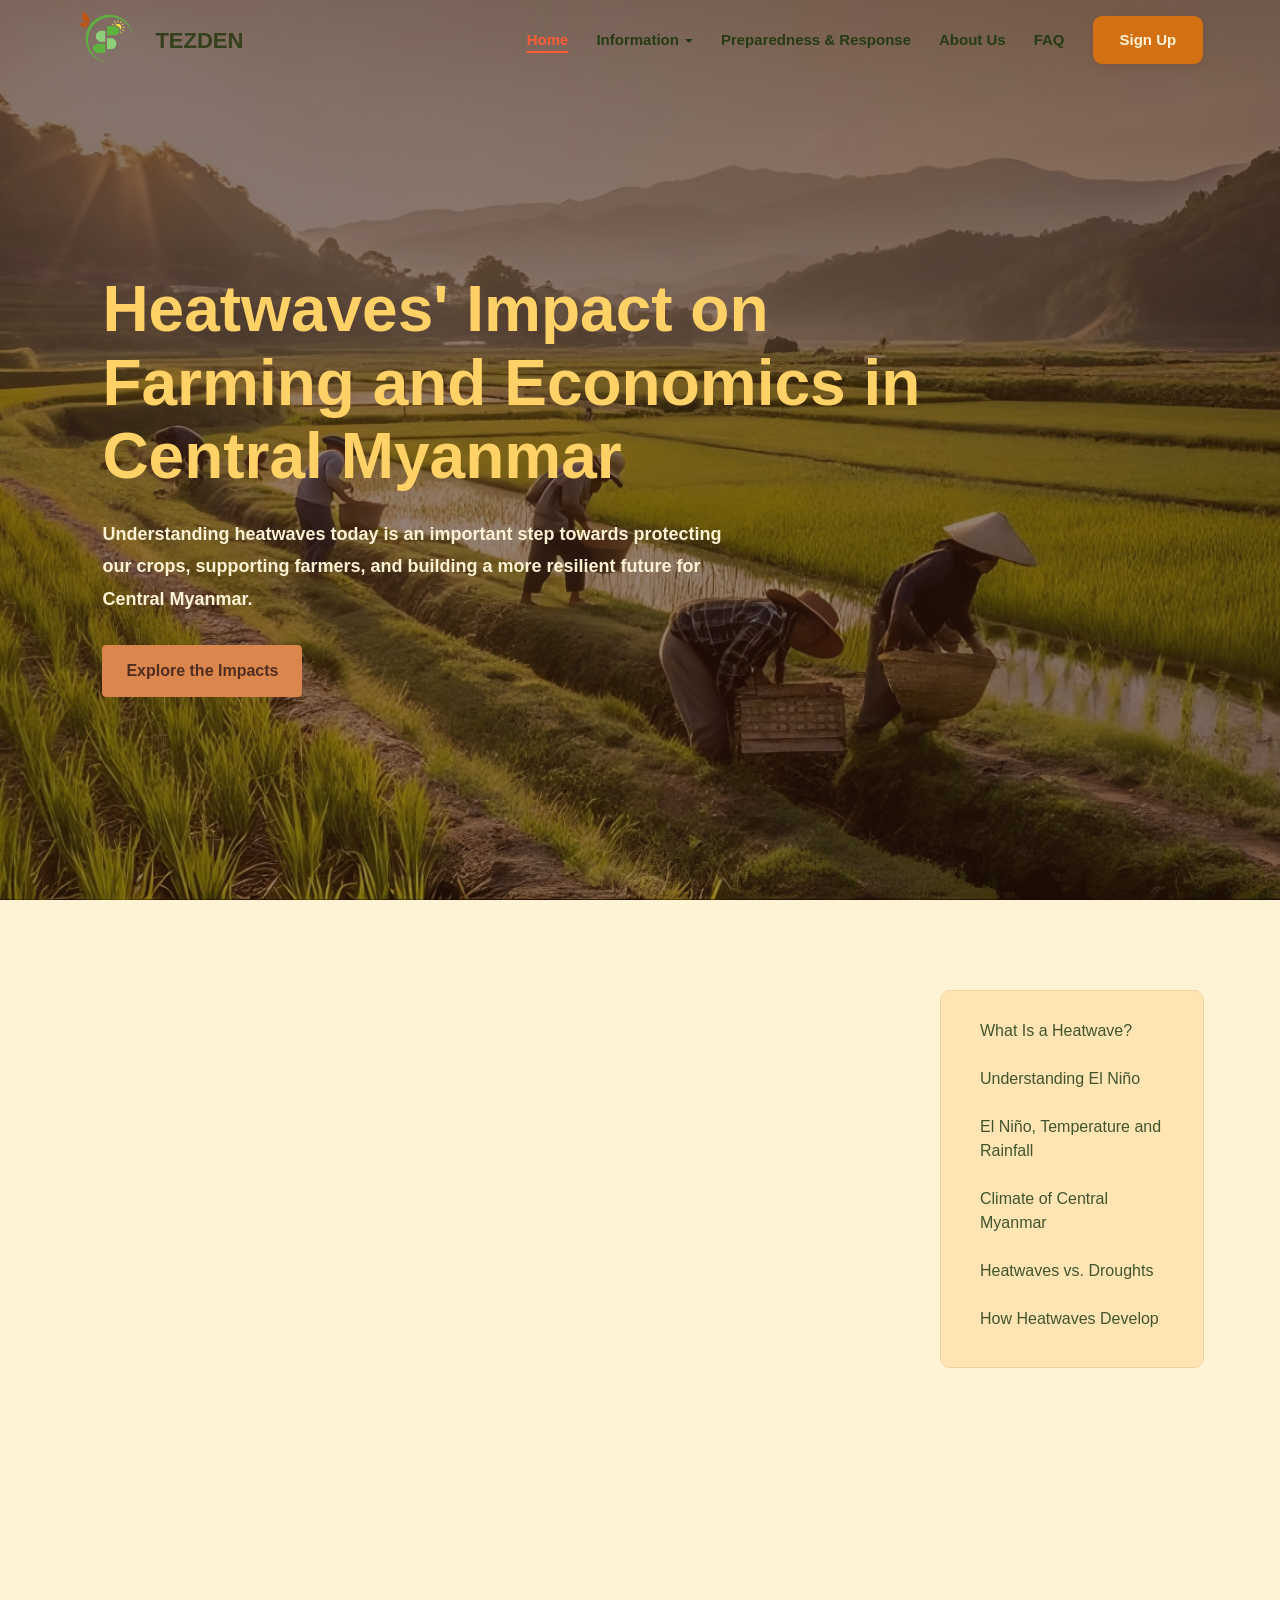
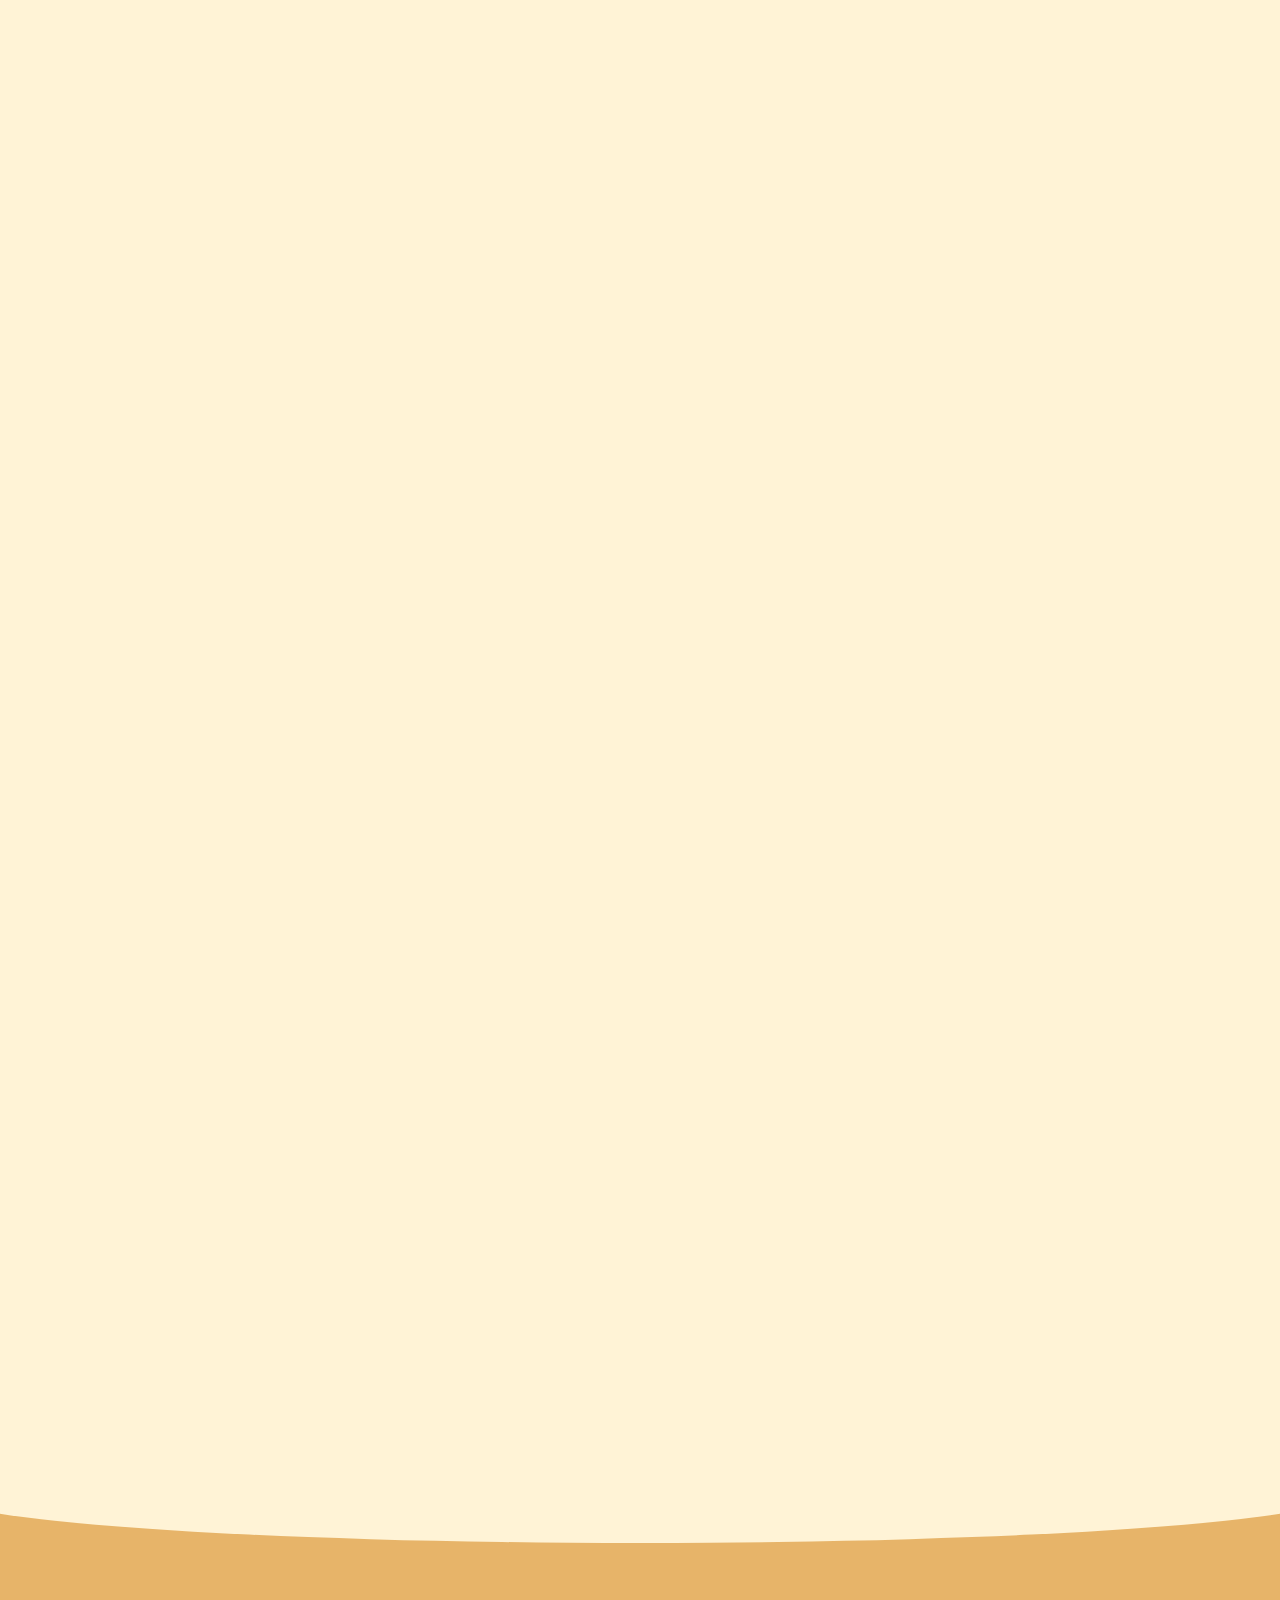
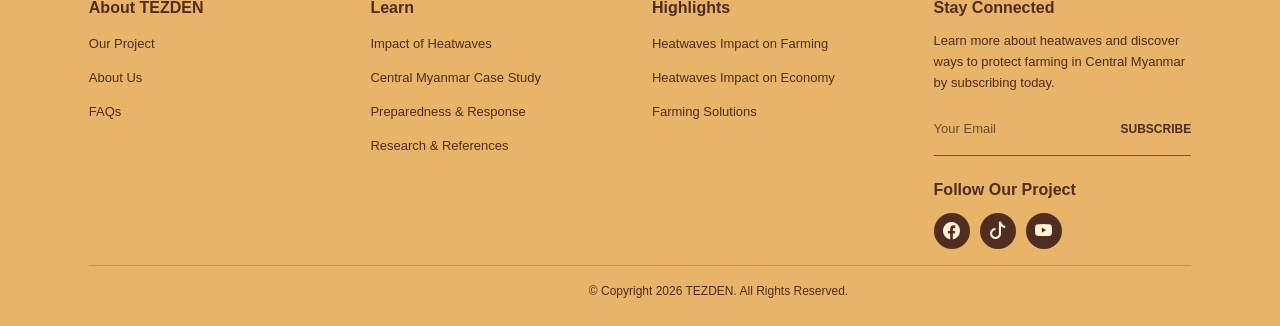
<file: ICT PBL FINAL/ICT PBL/index.html>
<!DOCTYPE html>
<html lang="en">
<head>
    <meta charset="UTF-8">
    <meta name="viewport" content="width=device-width, initial-scale=1.0">
    <title>Homepage</title>
    <link href="https://cdn.jsdelivr.net/npm/bootstrap@5.3.1/dist/css/bootstrap.min.css" rel="stylesheet" integrity="sha384-4bw+/aepP/YC94hEpVNVgiZdgIC5+VKNBQNGCHeKRQN+PtmoHDEXuppvnDJzQIu9" crossorigin="anonymous">
    <link rel="stylesheet" href="https://cdn.jsdelivr.net/npm/bootstrap-icons@1.13.1/font/bootstrap-icons.min.css">
    <link href="https://unpkg.com/aos@2.3.1/dist/aos.css" rel="stylesheet">
    <link rel="icon" type="image/png" href="../media/ICT-logo.png">
    <link rel="stylesheet" href="index.css">
    <style>
         @keyframes navbar-text {

            from {
                color: #303d0e;
            }

            to {
                color: #336d00;
            }

        }
    </style>
</head>
<body data-bs-spy="scroll" data-bs-target="#navScrollSpy" data-bs-smooth-scroll="true" tabindex="0">

    
<nav class="top-navbar">
    <a href="index.html" class="logo">
        <img src="../media/ICT-logo.png" alt="TEZDEN">
        <span>TEZDEN</span>
    </a>

    <ul class="desktop-nav">
        <li class="active"><a href="index.html">Home</a></li>
        <li class="dropdown">
            <a class="dropdown-toggle">Information</a>
            <ul class="dropdown-menu">
                <li><a class="dropdown-item" href="impact.html">Impact of Heatwaves</a></li>
                <li><a class="dropdown-item" href="case-study.html">Central Myanmar Case Study</a></li>
            </ul>
        </li>
        <li><a href="solutions.html">Preparedness & Response</a></li>
        <li><a href="aboutus.html">About Us</a></li>
        <li><a href="aboutus.html#faq-section">FAQ</a></li>

        <li class="signup-item"><a href="signup.html" class="signup-link">Sign Up</a></li>
    </ul>

    <input type="checkbox" id="mobile-menu-toggle">
    <label for="mobile-menu-toggle" class="mobile-menu-button" aria-label="Open navigation menu">
        <i class="bi bi-list menu-open"></i>
        <i class="bi bi-x-lg menu-close"></i>
    </label>

    <div class="mobile-offcanvas">
        <div class="offcanvas-header">
            <a href="index.html" class="logo">
                <img src="../media/ICT-logo.png" alt="TEZDEN">
                <span>TEZDEN</span>
            </a>

            <label for="mobile-menu-toggle" class="mobile-close-button" aria-label="Close navigation menu">
                <i class="bi bi-x-lg"></i>
            </label>
        </div>

        <hr class="mobile-menu-divider">

        <div class="offcanvas-body">
            <ul class="mobile-nav">
                <li><a href="index.html">Home</a></li>
                <li class="mobile-dropdown">
                    <input type="checkbox" id="mobile-information">
                    <label for="mobile-information">Information <i class="bi bi-chevron-down"></i></label>
                    <ul class="dropdown-menu">
                        <li><a class="dropdown-item" href="impact.html">Impact of Heatwaves</a></li>
                        <li><a class="dropdown-item" href="case-study.html">Central Myanmar Case Study</a></li>
                    </ul>
                </li>
                <li><a href="solutions.html">Preparedness & Response</a></li>
                <li><a href="aboutus.html">About Us</a></li>
                <li><a href="aboutus.html#faq-section">FAQ</a></li>
                <li><a href="signup.html" class="mobile-signup-link">Sign Up</a></li>
            </ul>
        </div>
    </div>
</nav>

    <section class="hero">
        <h1>
            Heatwaves' Impact on Farming
            and Economics in Central Myanmar
        </h1>

        <p>
            Understanding heatwaves today is an important step towards
            protecting our crops, supporting farmers, and building a more
            resilient future for Central Myanmar. </p>
        <a href="impact.html" class="hero-button">
            Explore the Impacts
        </a>

    </section>

    <section class="intro">
        <div class="container">
            <div class="row">
                <div class="col-md-9 content-column">
                    <div data-aos="fade-up" id="item-1" class="scrollspy-section" style="padding-bottom: 100px; padding-top: 50px;">
                        <img src="../media/understanding-heatwaves.jpg" alt="A field exposed to extreme heat" class="scrollspy-image">
                        <h3>What Is a Heatwave?</h3>
                        <p>A heatwave is a prolonged period of excessively hot weather, which may be accompanied by high humidity. These events are caused by a combination of meteorological factors, including high-pressure systems, atmospheric circulation patterns, and climate change.</p>
                        <p>Its duration and intensity can vary depending on the region and the criteria used to define it. Heatwaves can affect human health, increase water demand, and place stress on agricultural crops.</p>
                    </div>
 

                    <div data-aos="fade-up" id="item-2" class="scrollspy-section" style="padding-bottom: 100px; padding-top: 50px;">
                        <img src="../media/El-nino.jpg" alt="A field exposed to extreme heat" class="scrollspy-image">
                        <h3>Understanding El Niño</h3>
                        <p>El Niño is a climate phenomenon involving unusually warm sea surface temperatures in the central and eastern equatorial Pacific Ocean.</p>
                        <p>It is part of the El Niño Southern Oscillation (ENSO), which influences weather patterns around the world.
                            Its effects vary by region and season, potentially changing rainfall patterns and temperature conditions.</p>
                    </div>
 

                    <div data-aos="fade-up" id="item-3" class="scrollspy-section" style="padding-bottom: 100px; padding-top: 50px;">
                        <img src="../media/affect-rainfall.jpg" alt="A field exposed to extreme heat" class="scrollspy-image">
                        <h3>El Niño, Temperature and Rainfall</h3>
                        <p>El Niño can influence atmospheric circulation, which affects the distribution of rainfall and temperature in different parts of the world. In some regions, it is associated with hotter or drier conditions, although its effects are not the same everywhere.</p>
                        <p>Understanding this relationship helps explain why some periods may bring additional challenges for farming and water management in Myanmar.</p>
                    </div>
 

                    <div data-aos="fade-up" id="item-4" class="scrollspy-section" style="padding-bottom: 100px; padding-top: 50px;">
                        <img src="../media/central-myanmar.jpg" alt="A field exposed to extreme heat" class="scrollspy-image">
                        <h3>Climate of Central Myanmar</h3>
                        <p>Central Myanmar has areas with a relatively dry climate, high temperatures, and seasonal rainfall. These conditions can make agricultural activities sensitive to changes in rainfall, soil moisture, and extreme heat.</p>
                        <p>During particularly hot periods, limited water availability can increase the difficulty of maintaining healthy crops. The extent of these effects depends on local conditions and the timing of rainfall.</p>
                    </div>
 

                    <div data-aos="fade-up" id="item-5" class="scrollspy-section" style="padding-bottom: 100px; padding-top: 50px;">
                        <img src="../media/heatwaveVSdroughts.jpg" alt="A field exposed to extreme heat" class="scrollspy-image">
                        <h3>Heatwaves vs. Droughts</h3>
                        <p>Although heatwaves and droughts can occur together, they are different events. A heatwave involves unusually high temperatures over a period of time, whereas a drought involves a prolonged shortage of water, often due to below-normal precipitation.</p>
                        <p>Heat can increase evaporation and plant water loss, potentially worsening drought conditions. However, a heatwave does not automatically mean a drought is occurring.</p>
                    </div>
                   

                    <div data-aos="fade-up" id="item-6" class="scrollspy-section" style="padding-bottom: 100px; padding-top: 50px;">
                        <img src="../media/heatwaves.jpg" alt="A field exposed to extreme heat" class="scrollspy-image">
                        <h3>How Heatwaves Develop</h3>
                        <p>Heatwaves can develop when weather patterns allow hot conditions to persist over an area. Clear skies, strong incoming sunlight, dry soil, and persistent high-pressure systems can contribute to extreme heat in certain situations.</p>
                        <p>Prolonged heat can increase water demand, damage sensitive crops, reduce agricultural productivity, and increase health risks for people working outdoors. The severity of these impacts depends on the intensity and duration of the heatwave, water availability, and the ability of communities to adapt.</p>
                    </div>
                </div>

                <div class="col-md-3 d-none d-md-block">

                    <nav id="navScrollSpy" class="nav flex-column">

                        <a class="nav-link" href="#item-1">
                            What Is a Heatwave?
                        </a>

                        <a class="nav-link" href="#item-2">
                            Understanding El Niño
                        </a>

                        <a class="nav-link" href="#item-3">
                            El Niño, Temperature and Rainfall
                        </a>

                        <a class="nav-link" href="#item-4">
                            Climate of Central Myanmar
                        </a>

                        <a class="nav-link" href="#item-5">
                            Heatwaves vs. Droughts
                        </a>

                        <a class="nav-link" href="#item-6">
                            How Heatwaves Develop
                        </a>

                    </nav>
                </div>
            </div>
        </div>
    </section>

    
    <footer class="footer">
        <div class="container-fluid">
            <div class="row g-4">
                <div class="col-6 col-md-3">
                    <h5>About TEZDEN</h5>
                    <ul class="footer-links">
                        <li><a href="index.html">Our Project</a></li>
                        <li><a href="aboutus.html">About Us</a></li>
                        <li><a href="aboutus.html#FAQ">FAQs</a></li>
                    </ul>
                </div>
                <div class="col-6 col-md-3">
                    <h5>Learn</h5>
                    <ul class="footer-links">
                        <li><a href="impact.html">Impact of Heatwaves</a></li>
                        <li><a href="case-study.html">Central Myanmar Case Study</a></li>
                        <li><a href="solutions.html">Preparedness & Response</a></li>
                        <li><a href="https://docs.google.com/document/d/1P5Y_rO6LgsWXj8gFk443rbUh8mIfK-OQJCZQqrPFsy8/edit?usp=sharing" target="_blank" rel="noopener noreferrer"> Research & References</a></li>
                    </ul>
                </div>
                <div class="col-6 col-md-3">
                    <h5>Highlights</h5>
                    <ul class="footer-links">
                        <li><a href="impact.html">Heatwaves Impact on Farming</a></li>
                        <li><a href="impact.html">Heatwaves Impact on Economy</a></li>
                        <li><a href="solutions.html">Farming Solutions</a></li>
                    </ul>
                </div>
                <div class="col-12 col-md-3">
                    <h5>Stay Connected</h5>
                    <p>Learn more about heatwaves and discover ways to protect farming in Central Myanmar by subscribing today.</p>
                    <form class="footer-email" method="post" enctype="text/plain">
                        <input type="text" name="email" placeholder="Your Email" aria-label="Your email address">
                        <button type="submit">SUBSCRIBE</button>
                    </form>
                    <h5 class="mt-4">Follow Our Project</h5>
                    <div class="footer-socials">
                        <a href="https://www.facebook.com/" aria-label="Facebook"><i class="bi bi-facebook"></i></a>
                        <a href="https://www.tiktok.com/" aria-label="TikTok"><i class="bi bi-tiktok"></i></a>
                        <a href="https://www.youtube.com/" aria-label="YouTube"><i class="bi bi-youtube"></i></a>
                    </div>
                </div>
            </div>
            <hr>

            <div class="footer-bottom">
                <p>© Copyright 2026 TEZDEN. All Rights Reserved.</p>
            </div>
        </div>
    </footer>

    <script src="https://cdn.jsdelivr.net/npm/bootstrap@5.3.1/dist/js/bootstrap.bundle.min.js" integrity="sha384-HwwvtgBNo3bZJJLYd8oVXjrBZt8cqVSpeBNS5n7C8IVInixGAoxmnlMuBnhbgrkm" crossorigin="anonymous"></script>
    <script src="https://unpkg.com/aos@2.3.1/dist/aos.js"></script>

    <script>
        AOS.init({
            duration: 650,
        });
    </script>

</body>
</html>
</file>
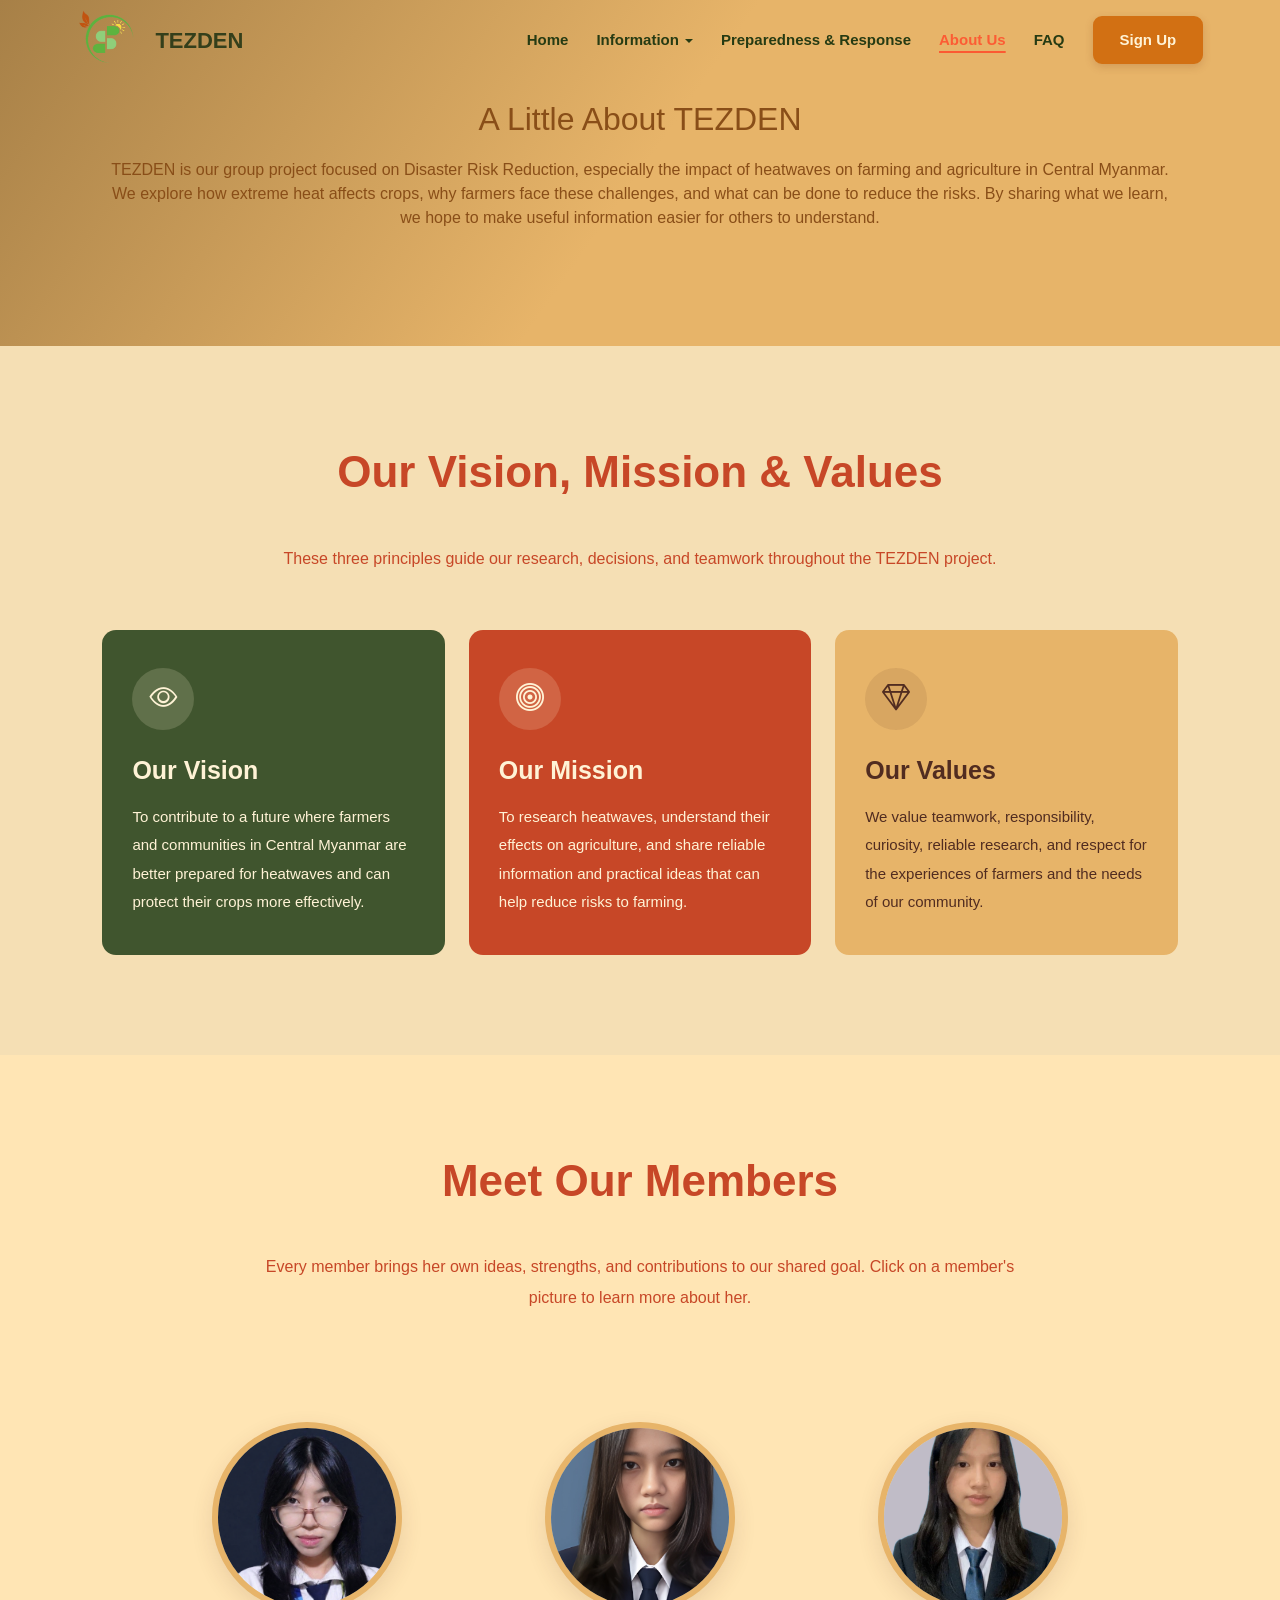
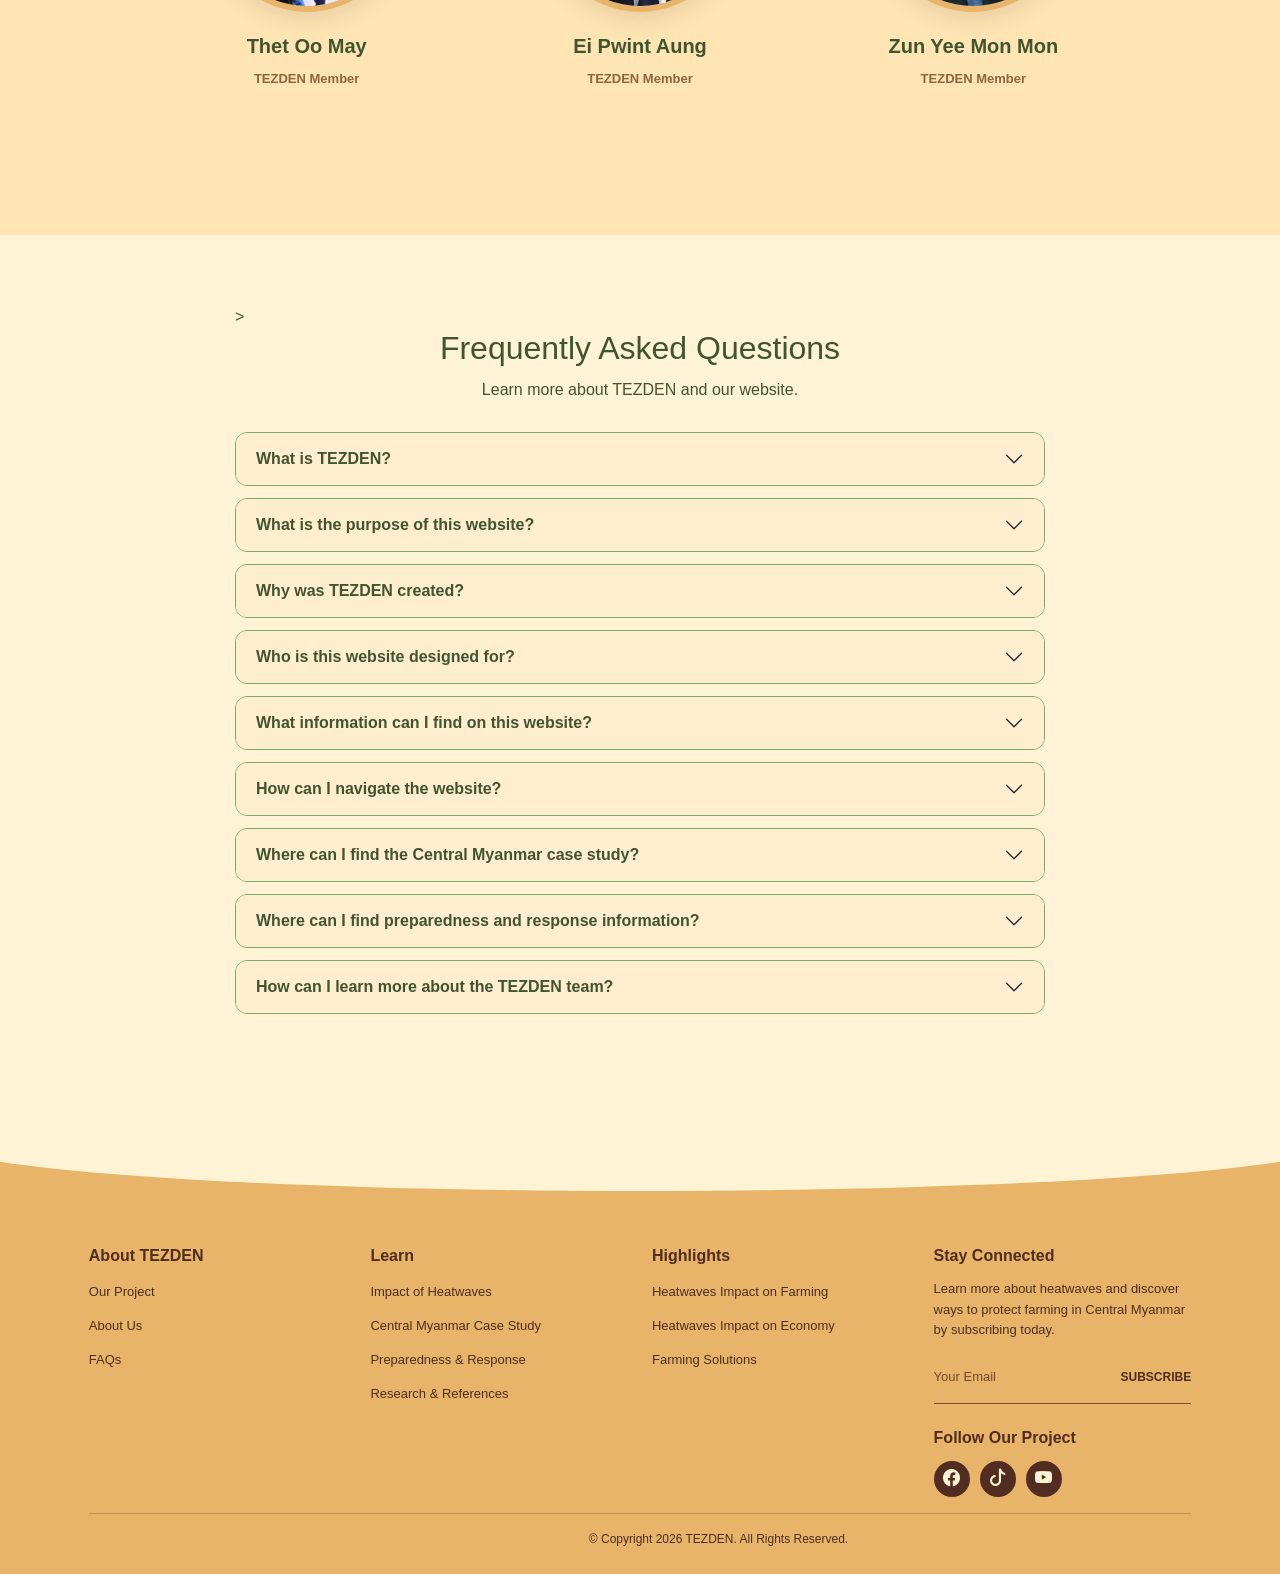
<file: ICT PBL FINAL/ICT PBL/aboutus.html>
<!DOCTYPE html>
<html lang="en">
<head>
    <meta charset="UTF-8">
    <meta name="viewport" content="width=device-width, initial-scale=1.0">
    <title>About Us</title>
    <link rel="stylesheet" href="https://cdn.jsdelivr.net/npm/bootstrap-icons@1.13.1/font/bootstrap-icons.min.css">
    <link href="https://cdn.jsdelivr.net/npm/bootstrap@5.3.8/dist/css/bootstrap.min.css" rel="stylesheet">
    <link rel="icon" type="image/png" href="../media/ICT-logo.png">
    <link rel="stylesheet" href="index.css">
</head>
<body>
 
    <style>
        @keyframes navbar-text {
 
            from {
                color: #816326;
            }
 
            to {
                color: #40552E;
            }
 
        }
    </style>
 
<nav class="top-navbar">
    <a href="index.html" class="logo">
        <img src="../media/ICT-logo.png" alt="TEZDEN">
        <span>TEZDEN</span>
    </a>

    <!-- Desktop Navigation -->
    <ul class="desktop-nav">
        <li><a href="index.html">Home</a></li>
        <li class="dropdown">
            <a href="#" class="dropdown-toggle">Information</a>
            <ul class="dropdown-menu">
                <li><a class="dropdown-item" href="impact.html">Impact of Heatwaves</a></li>
                <li><a class="dropdown-item" href="case-study.html">Central Myanmar Case Study</a></li>
            </ul>
        </li>
        <li><a href="solutions.html">Preparedness & Response</a></li>
        <li class="active">
            <a href="aboutus.html">About Us</a>
        </li>

        <li class="faq-nav">
            <a href="aboutus.html#faq-section">FAQ</a>
        </li>

        <li class="signup-item"><a href="signup.html" class="signup-link">Sign Up</a></li>
    </ul>

    <!-- Mobile Menu Toggle -->
    <input type="checkbox" id="mobile-menu-toggle">
    <label for="mobile-menu-toggle" class="mobile-menu-button" aria-label="Open navigation menu">
        <i class="bi bi-list menu-open"></i>
        <i class="bi bi-x-lg menu-close"></i>
    </label>

    <!-- Mobile Navigation -->
    <div class="mobile-offcanvas">
        <div class="offcanvas-header">
            <a href="index.html" class="logo">
                <img src="../media/ICT-logo.png" alt="TEZDEN">
                <span>TEZDEN</span>
            </a>

            <label for="mobile-menu-toggle" class="mobile-close-button" aria-label="Close navigation menu">
                <i class="bi bi-x-lg"></i>
            </label>
        </div>

        <hr class="mobile-menu-divider">

        <div class="offcanvas-body">
            <ul class="mobile-nav">
                <li><a href="index.html">Home</a></li>
                <li class="mobile-dropdown">
                    <input type="checkbox" id="mobile-information">
                    <label for="mobile-information">Information <i class="bi bi-chevron-down"></i></label>
                    <ul class="dropdown-menu">
                        <li><a class="dropdown-item" href="impact.html">Impact of Heatwaves</a></li>
                        <li><a class="dropdown-item" href="case-study.html">Central Myanmar Case Study</a></li>
                    </ul>
                </li>
                <li><a href="solutions.html">Preparedness & Response</a></li>
                <li><a href="aboutus.html">About Us</a></li>
                <li><a href="aboutus.html#faq-section">FAQ</a></li>
                <li><a href="signup.html" class="mobile-signup-link">Sign Up</a></li>
            </ul>
        </div>
    </div>
</nav>
 
    <section class="about-section">
        <h2 class="heading">A Little About TEZDEN</h2>
        <p class="description">
            TEZDEN is our group project focused on Disaster Risk Reduction,
            especially the impact of heatwaves on farming and agriculture
            in Central Myanmar. We explore how extreme heat affects crops,
            why farmers face these challenges, and what can be done to
            reduce the risks. By sharing what we learn, we hope to make
            useful information easier for others to understand.
        </p>
    </section>
 
    <section class="purpose-section">
        <div class="purpose-heading">
            <h2 class="section-heading">Our Vision, Mission & Values</h2>
            <p class="section-description">
                These three principles guide our research, decisions,
                and teamwork throughout the TEZDEN project.
            </p>
        </div>
 
        <div class="row g-4">
            <div class="col-md-4">
                <div class="purpose-card vision">
                    <div class="purpose-icon"><i class="bi bi-eye"></i></div>
                    <h3>Our Vision</h3>
                    <p>
                        To contribute to a future where farmers and
                        communities in Central Myanmar are better prepared
                        for heatwaves and can protect their crops more
                        effectively.
                    </p>
                </div>
            </div>
 
            <div class="col-md-4">
                <div class="purpose-card mission">
                    <div class="purpose-icon"><i class="bi bi-bullseye"></i></div>
                    <h3>Our Mission</h3>
                    <p>
                        To research heatwaves, understand their effects
                        on agriculture, and share reliable information
                        and practical ideas that can help reduce risks
                        to farming.
                    </p>
                </div>
            </div>
 
            <div class="col-md-4">
                <div class="purpose-card values">
                    <div class="purpose-icon"><i class="bi bi-gem"></i></div>
                    <h3>Our Values</h3>
                    <p>
                        We value teamwork, responsibility, curiosity,
                        reliable research, and respect for the experiences
                        of farmers and the needs of our community.
                    </p>
                </div>
            </div>
 
        </div>
    </section>
 
    <section class="members-section" id="team">
        <div class="members-heading">
            <h2 class="section-heading">Meet Our Members</h2>
            <p class="section-description">
                Every member brings her own ideas, strengths, and
                contributions to our shared goal. Click on a member's
                picture to learn more about her.
            </p>
        </div>
 
        <div class="row g-4 members-grid">
 
            <div class="col-6 col-md-4">
                <a href="#thetModal"
                   class="member"
                   data-bs-toggle="modal"
                   role="button"
                   aria-label="Learn more about Thet Oo May">
 
                    <div class="member-photo">
                        <img src="../media/tom.jfif"
                             alt="Thet Oo May">
                    </div>
 
                    <h3>Thet Oo May</h3>
                    <span class="member-role">TEZDEN Member</span>
                </a>
            </div>
 
            <div class="col-6 col-md-4">
                <a href="#eiModal"
                   class="member"
                   data-bs-toggle="modal"
                   role="button"
                   aria-label="Learn more about Ei Pwint Aung">
 
                    <div class="member-photo">
                        <img src="../media/avelyn.jpg"
                             alt="Ei Pwint Aung">
                    </div>
 
                    <h3>Ei Pwint Aung</h3>
                    <span class="member-role">TEZDEN Member</span>
                </a>
            </div>
 
            <!-- Zun Yee Mon Mon -->
            <div class="col-6 col-md-4">
                <a href="#zunModal"
                   class="member"
                   data-bs-toggle="modal"
                   role="button"
                   aria-label="Learn more about Zun Yee Mon Mon">
 
                    <div class="member-photo">
                        <img src="../media/skyla.png"
                             alt="Zun Yee Mon Mon">
                    </div>
 
                    <h3>Zun Yee Mon Mon</h3>
                    <span class="member-role">TEZDEN Member</span>
                </a>
            </div>
        </div>
    </section>
 
    <!-- toms modal -->
    <div class="modal fade member-modal"
         id="thetModal"
         tabindex="-1"
         aria-labelledby="thetModalLabel"
         aria-hidden="true">
        <div class="modal-dialog modal-dialog-centered modal-lg">
            <div class="modal-content">
                <div class="modal-body">
                    <div class="row g-0 modal-profile">
                        <div class="col-md-5">
                            <div class="modal-photo-side">
                                <div class="modal-member-photo">
                                    <img src="../media/tom.jfif"
                                         alt="Thet Oo May">
                                </div>
 
                                <h2 id="thetModalLabel">Thet Oo May</h2>
                                <p>TEZDEN MEMBER</p>
                            </div>
                        </div>
 
                        <div class="col-md-7">
                          <div class="modal-info-side">
                            <button type="button" class="btn-close" data-bs-dismiss="modal" aria-label="Close"></button>
 
                                <span class="section-label">More About Me</span>
                                <h3>About Thet Oo May</h3>
                                <p class="modal-member-role">Head Developer</p>
                                <p class="member-bio">
                                    Greetings! My name is Thet Oo May but you can call me Sol. I'm one of the head developers for TEZDEN and my favorite coding element is scrollspy.
 
                                <div class="modal-info-divider"></div>
                            </div>
                        </div>
                    </div>
                </div>
            </div>
        </div>
    </div>
 
    <!-- epas modal -->
    <div class="modal fade member-modal" id="eiModal" tabindex="-1" aria-labelledby="eiModalLabel" aria-hidden="true">
        <div class="modal-dialog modal-dialog-centered modal-lg">
            <div class="modal-content">
                <div class="modal-body">
                    <div class="row g-0 modal-profile">
                        <div class="col-md-5">
                            <div class="modal-photo-side">
                                <div class="modal-member-photo">
                                    <img src="../media/avelyn.jpg"
                                         alt="Ei Pwint Aung">
                                </div>
 
                                <h2 id="eiModalLabel">Ei Pwint Aung</h2>
                                <p>TEZDEN MEMBER</p>
                            </div>
                        </div>
 
                        <div class="col-md-7">
                          <div class="modal-info-side">
                            <button type="button" class="btn-close" data-bs-dismiss="modal" aria-label="Close"></button>
 
                                <span class="section-label">Get to Know Me</span>
                                <h3>About Ei Pwint Aung</h3>
                                <p class="modal-member-role">Graphic Designer</p>
                                <p class="member-bio">
                                    Helloo. My name is Ei Pwint Aung but my nickname is Avelyn. I'm the head graphic designer for TEZDEN and my favorite coding element is accordion.
                                </p>
 
                                <div class="modal-info-divider"></div>
                            </div>
                        </div>
                    </div>
                </div>
            </div>
        </div>
    </div>
 
    <!-- skylas modal -->
    <div class="modal fade member-modal"
         id="zunModal"
         tabindex="-1"
         aria-labelledby="zunModalLabel"
         aria-hidden="true">
        <div class="modal-dialog modal-dialog-centered modal-lg">
            <div class="modal-content">
                <div class="modal-body">
                    <div class="row g-0 modal-profile">
                        <div class="col-md-5">
                            <div class="modal-photo-side">
                                <div class="modal-member-photo">
                                    <img src="../media/skyla.png"
                                         alt="Zun Yee Mon Mon">
                                </div>
 
                                <h2 id="zunModalLabel">Zun Yee Mon Mon</h2>
                                <p>TEZDEN MEMBER</p>
                            </div>
                        </div>
 
                        <div class="col-md-7">
                          <div class="modal-info-side">
                            <button type="button" class="btn-close" data-bs-dismiss="modal" aria-label="Close"></button>
 
                                <span class="section-label">About Me!</span>
                                <h3>About Zun Yee Mon Mon</h3>
                                <p class="modal-member-role">Head Developer</p>
                                <p class="member-bio">
                                   Hello! My name is Zun Yee Mon Mon but people usually call me Skyla. I'm also one of the head developers of TEZDEN and my favorite coding element is carousel.
                                </p>
 
                                <div class="modal-info-divider"></div>
                            </div>
                        </div>
                    </div>
                </div>
            </div>
        </div>
    </div>
 
  
    <section id="faq-section" class="faq-section">>
        <h2 class="faq-title">Frequently Asked Questions</h2>
        <p class="faq-description">
            Learn more about TEZDEN and our website.
        </p>

        <div class="accordion faqAccordion">

            <div class="accordion-item">
                <h2 class="accordion-header">
                    <button class="accordion-button collapsed" type="button"
                    data-bs-toggle="collapse" data-bs-target="#faq1"
                    aria-expanded="false" aria-controls="faq1">
                        What is TEZDEN?
                    </button>
                </h2>
                <div id="faq1" class="accordion-collapse collapse">
                    <div class="accordion-body">
                        TEZDEN is a student-created website that raises awareness about heatwaves and their impacts on farming and the economy in Central Myanmar.
                    </div>
                </div>
            </div>

            <div class="accordion-item">
                <h2 class="accordion-header">
                    <button class="accordion-button collapsed" type="button"
                    data-bs-toggle="collapse" data-bs-target="#faq2"
                    aria-expanded="false" aria-controls="faq2">
                        What is the purpose of this website?
                    </button>
                </h2>
                <div id="faq2" class="accordion-collapse collapse">
                    <div class="accordion-body">
                        This website provides useful information about heatwaves, their effects, and ways people can prepare for them.
                    </div>
                </div>
            </div>

            <div class="accordion-item">
                <h2 class="accordion-header">
                    <button class="accordion-button collapsed" type="button"
                    data-bs-toggle="collapse" data-bs-target="#faq3"
                    aria-expanded="false" aria-controls="faq3">
                        Why was TEZDEN created?
                    </button>
                </h2>
                <div id="faq3" class="accordion-collapse collapse">
                    <div class="accordion-body">
                        TEZDEN was created to raise awareness about heatwave risks and how they affect communities and agriculture.
                    </div>
                </div>
            </div>

            <div class="accordion-item">
                <h2 class="accordion-header">
                    <button class="accordion-button collapsed" type="button"
                    data-bs-toggle="collapse" data-bs-target="#faq4"
                    aria-expanded="false" aria-controls="faq4">
                        Who is this website designed for?
                    </button>
                </h2>
                <div id="faq4" class="accordion-collapse collapse">
                    <div class="accordion-body">
                        This website is designed for students, farmers, and anyone who wants to learn more about heatwaves.
                    </div>
                </div>
            </div>

            <div class="accordion-item">
                <h2 class="accordion-header">
                    <button class="accordion-button collapsed" type="button"
                    data-bs-toggle="collapse" data-bs-target="#faq5"
                    aria-expanded="false" aria-controls="faq5">
                        What information can I find on this website?
                    </button>
                </h2>
                <div id="faq5" class="accordion-collapse collapse">
                    <div class="accordion-body">
                        You can find information about heatwaves, their effects on agriculture, our Central Myanmar case study, and preparedness and response strategies.
                    </div>
                </div>
            </div>

            <div class="accordion-item">
                <h2 class="accordion-header">
                    <button class="accordion-button collapsed" type="button"
                    data-bs-toggle="collapse" data-bs-target="#faq6"
                    aria-expanded="false" aria-controls="faq6">
                        How can I navigate the website?
                    </button>
                </h2>
                <div id="faq6" class="accordion-collapse collapse">
                    <div class="accordion-body">
                        Use the navigation bar to visit the Home, Information, Preparedness and Response, About Us, and FAQ sections.
                    </div>
                </div>
            </div>

            <div class="accordion-item">
                <h2 class="accordion-header">
                    <button class="accordion-button collapsed" type="button"
                    data-bs-toggle="collapse" data-bs-target="#faq7"
                    aria-expanded="false" aria-controls="faq7">
                        Where can I find the Central Myanmar case study?
                    </button>
                </h2>
                <div id="faq7" class="accordion-collapse collapse">
                    <div class="accordion-body">
                        You can find the Central Myanmar case study under the Information section in the navigation bar.
                    </div>
                </div>
            </div>

            <div class="accordion-item">
                <h2 class="accordion-header">
                    <button class="accordion-button collapsed" type="button"
                    data-bs-toggle="collapse" data-bs-target="#faq8"
                    aria-expanded="false" aria-controls="faq8">
                        Where can I find preparedness and response information?
                    </button>
                </h2>
                <div id="faq8" class="accordion-collapse collapse">
                    <div class="accordion-body">
                        Visit the Preparedness and Response section using the navigation bar.
                    </div>
                </div>
            </div>

            <div class="accordion-item">
                <h2 class="accordion-header">
                    <button class="accordion-button collapsed" type="button"
                    data-bs-toggle="collapse" data-bs-target="#faq9"
                    aria-expanded="false" aria-controls="faq9">
                        How can I learn more about the TEZDEN team?
                    </button>
                </h2>
                <div id="faq9" class="accordion-collapse collapse">
                    <div class="accordion-body">
                        Visit the About Us section to learn more about the team behind TEZDEN.
                    </div>
                </div>
            </div>

        </div>
    </section>



    <footer class="footer">
        <div class="container-fluid">
            <div class="row g-4">
                <div class="col-6 col-md-3">
                    <h5>About TEZDEN</h5>
                    <ul class="footer-links">
                        <li><a href="index.html">Our Project</a></li>
                        <li><a href="aboutus.html">About Us</a></li>
                        <li><a href="aboutus.html#FAQ">FAQs</a></li>
                    </ul>
                </div>
                <div class="col-6 col-md-3">
                    <h5>Learn</h5>
                    <ul class="footer-links">
                        <li><a href="impact.html">Impact of Heatwaves</a></li>
                        <li><a href="case-study.html">Central Myanmar Case Study</a></li>
                        <li><a href="solutions.html">Preparedness & Response</a></li>
                        <li><a href="https://docs.google.com/document/d/1P5Y_rO6LgsWXj8gFk443rbUh8mIfK-OQJCZQqrPFsy8/edit?usp=sharing" target="_blank" rel="noopener noreferrer"> Research & References</a></li>
                    </ul>
                </div>
                <div class="col-6 col-md-3">
                    <h5>Highlights</h5>
                    <ul class="footer-links">
                        <li><a href="impact.html">Heatwaves Impact on Farming</a></li>
                        <li><a href="impact.html">Heatwaves Impact on Economy</a></li>
                        <li><a href="solutions.html">Farming Solutions</a></li>
                    </ul>
                </div>
                <div class="col-12 col-md-3">
                    <h5>Stay Connected</h5>
                    <p>Learn more about heatwaves and discover ways to protect farming in Central Myanmar by subscribing today.</p>
                    <form class="footer-email" method="post" enctype="text/plain">
                        <input type="text" name="email" placeholder="Your Email" aria-label="Your email address">
                        <button type="submit">SUBSCRIBE</button>
                    </form>
                    <h5 class="mt-4">Follow Our Project</h5>
                    <div class="footer-socials">
                        <a href="https://www.facebook.com/" aria-label="Facebook"><i class="bi bi-facebook"></i></a>
                        <a href="https://www.tiktok.com/" aria-label="TikTok"><i class="bi bi-tiktok"></i></a>
                        <a href="https://www.youtube.com/" aria-label="YouTube"><i class="bi bi-youtube"></i></a>
                    </div>
                </div>
            </div>
            <hr>

            <div class="footer-bottom">
                <p>© Copyright 2026 TEZDEN. All Rights Reserved.</p>
            </div>
        </div>
    </footer>

    
 <script src="https://cdn.jsdelivr.net/npm/bootstrap@5.3.8/dist/js/bootstrap.bundle.min.js"></script>


 
</body>
</html>
</file>
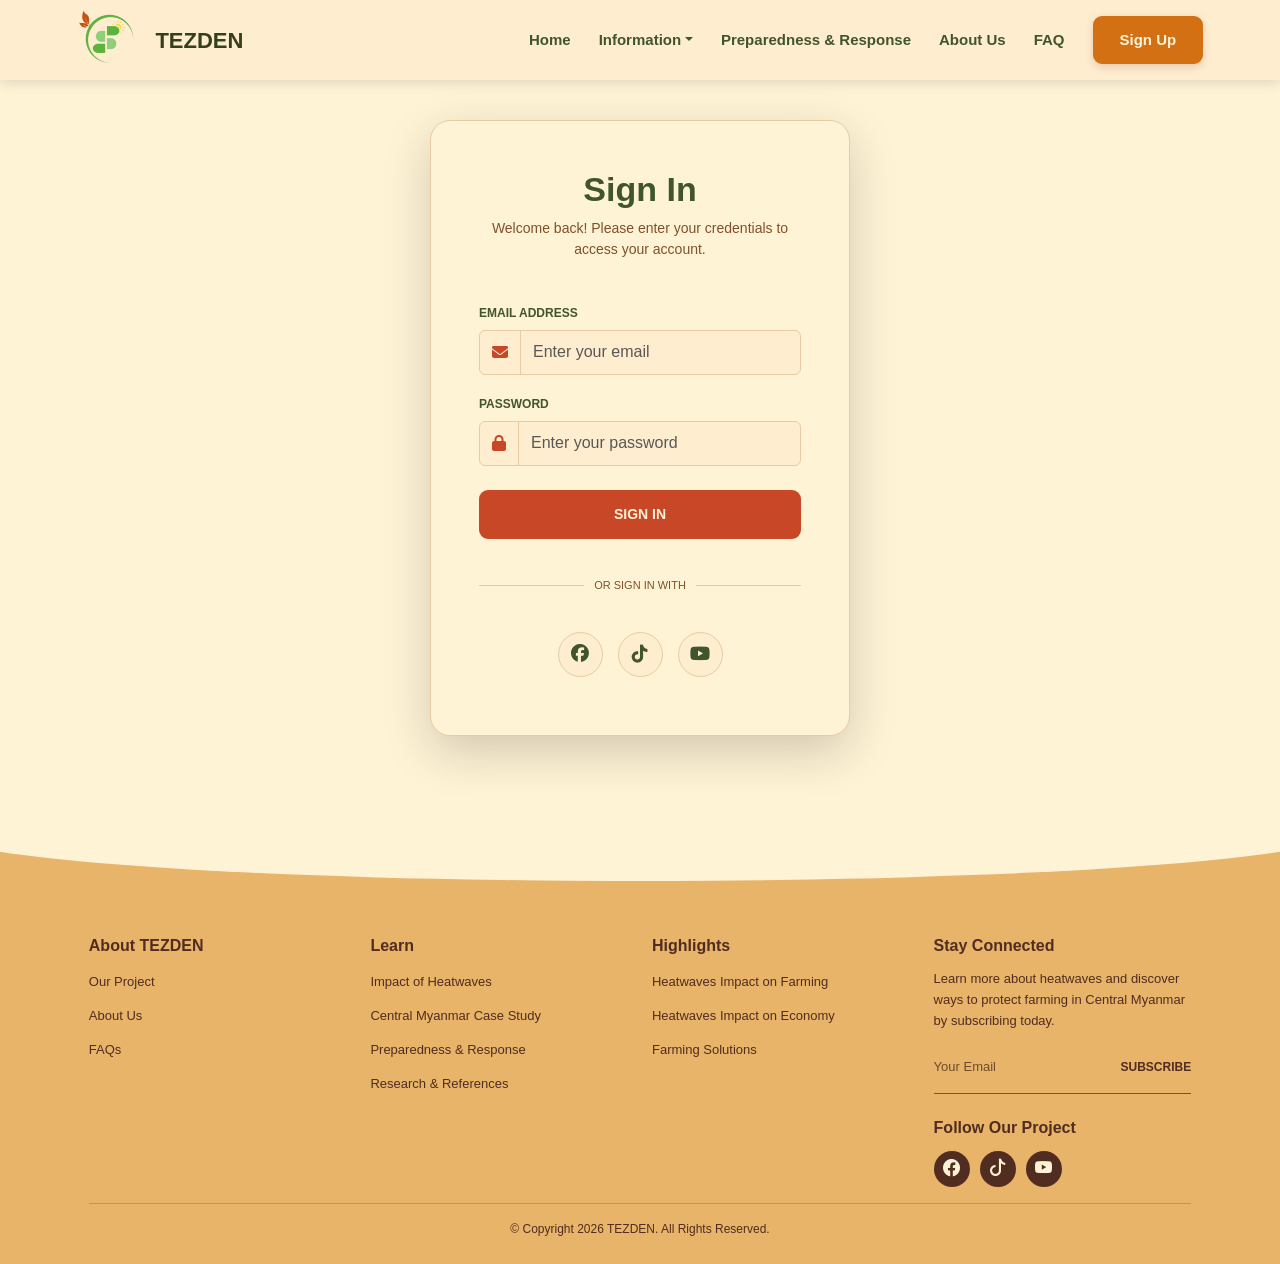
<file: ICT PBL FINAL/ICT PBL/signin.html>
<!DOCTYPE html>
<html lang="en">
<head>
    <meta charset="UTF-8">
    <meta name="viewport" content="width=device-width, initial-scale=1.0">
    <title>Sign In</title>
    <link rel="stylesheet" href="https://cdnjs.cloudflare.com/ajax/libs/font-awesome/6.4.0/css/all.min.css">
    <link href="https://cdn.jsdelivr.net/npm/bootstrap@5.3.8/dist/css/bootstrap.min.css" rel="stylesheet">
    <link rel="stylesheet" href="https://cdn.jsdelivr.net/npm/bootstrap-icons@1.13.1/font/bootstrap-icons.min.css">
    <link rel="icon" type="image/png" href="../media/ICT-logo.png">
    <link rel="stylesheet" href="index2.css">

    <style>
        body {
            width: 100%;
            min-height: 100vh;
            font-family: Arial, sans-serif;
            background: url('https://i.pinimg.com/1200x/32/89/58/32895837056fceb5b9be6a47d46df610.jpg') center / cover fixed;
            background-color: #FFF3D6;
            color: #40552E;
        }
    </style>
</head>
<body>
    <nav class="top-navbar">
        <a href="index.html" class="logo">
            <img src="../media/ICT-logo.png" alt="TEZDEN">
            <span>TEZDEN</span>
        </a>

        <ul class="desktop-nav">
            <li><a href="index.html">Home</a></li>

            <li class="dropdown">
                <a href="#" class="dropdown-toggle">Information</a>
                <ul class="dropdown-menu">
                    <li><a class="dropdown-item" href="impact.html">Impact of Heatwaves</a></li>
                    <li><a class="dropdown-item" href="case-study.html">Central Myanmar Case Study</a></li>
                </ul>
            </li>

            <li><a href="solutions.html">Preparedness & Response</a></li>
            <li><a href="aboutus.html">About Us</a></li>
            <li><a href="aboutus.html#faq-section">FAQ</a></li>
            <li class="signup-item"><a href="signup.html" class="signup-link">Sign Up</a></li>
        </ul>

        <input type="checkbox" id="mobile-menu-toggle">
        <label for="mobile-menu-toggle" class="mobile-menu-button">
            <i class="fa-solid fa-bars"></i>
        </label>

        <div class="mobile-offcanvas">
            <div class="offcanvas-header">
                <a href="index.html" class="logo">
                    <img src="../media/ICT-logo.png" alt="TEZDEN">
                    <span>TEZDEN</span>
                </a>

                <label for="mobile-menu-toggle" class="mobile-close-button">
                    <i class="fa-solid fa-xmark"></i>
                </label>
            </div>

            <hr class="mobile-menu-divider">

            <div class="offcanvas-body">
                <ul class="mobile-nav">
                    <li><a href="index.html">Home</a></li>

                    <li class="mobile-dropdown">
                        <input type="checkbox" id="mobile-information">
                        <label for="mobile-information">Information</label>
                        <ul class="dropdown-menu">
                            <li><a class="dropdown-item" href="impact.html">Impact of Heatwaves</a></li>
                            <li><a class="dropdown-item" href="case-study.html">Central Myanmar Case Study</a></li>
                        </ul>
                    </li>

                    <li><a href="solutions.html">Preparedness & Response</a></li>
                    <li><a href="aboutus.html">About Us</a></li>
                    <li><a href="aboutus.html#faq-section">FAQ</a></li>
                    <li><a href="signup.html" class="mobile-signup-link">Sign Up</a></li>
                </ul>
            </div>
        </div>
    </nav>

    <main class="signup-main">
        <div class="card signup-card shadow-lg p-4 p-md-5">
            <div class="text-center mb-4">
                <h2>Sign In</h2>
                <p class="signup-description">Welcome back! Please enter your credentials to access your account.</p>
            </div>

            <form action="#" method="GET">
                <div class="mb-3">
                    <label class="form-label">Email address</label>
                    <div class="input-group">
                        <span class="input-group-text"><i class="fa-solid fa-envelope"></i></span>
                        <input type="email" name="email" class="form-control" placeholder="Enter your email" required>
                    </div>
                </div>

                <div class="mb-4">
                    <label class="form-label">Password</label>
                    <div class="input-group">
                        <span class="input-group-text"><i class="fa-solid fa-lock"></i></span>
                        <input type="password" name="password" class="form-control" placeholder="Enter your password" required>
                    </div>
                </div>

                <a href="index.html" class="signup-button">Sign In</a>
            </form>

            <div class="signup-divider">
                <hr>
                <span>Or sign in with</span>
            </div>

            <div class="signup-socials">
                <a href="#" aria-label="Facebook" title="Facebook">
                    <i class="fa-brands fa-facebook"></i>
                </a>
                <a href="#" aria-label="TikTok" title="TikTok">
                    <i class="fa-brands fa-tiktok"></i>
                </a>
                <a href="#" aria-label="YouTube" title="YouTube">
                    <i class="fa-brands fa-youtube"></i>
                </a>
            </div>
        </div>
    </main>

    <footer class="footer">
        <div class="container-fluid">
            <div class="row g-4">
                <div class="col-6 col-md-3">
                    <h5>About TEZDEN</h5>
                    <ul class="footer-links">
                        <li><a href="index.html">Our Project</a></li>
                        <li><a href="aboutus.html">About Us</a></li>
                        <li><a href="aboutus.html#FAQ">FAQs</a></li>
                    </ul>
                </div>
                <div class="col-6 col-md-3">
                    <h5>Learn</h5>
                    <ul class="footer-links">
                        <li><a href="impact.html">Impact of Heatwaves</a></li>
                        <li><a href="case-study.html">Central Myanmar Case Study</a></li>
                        <li><a href="solutions.html">Preparedness & Response</a></li>
                        <li><a href="https://docs.google.com/document/d/1P5Y_rO6LgsWXj8gFk443rbUh8mIfK-OQJCZQqrPFsy8/edit?usp=sharing" target="_blank" rel="noopener noreferrer"> Research & References</a></li>
                    </ul>
                </div>
                <div class="col-6 col-md-3">
                    <h5>Highlights</h5>
                    <ul class="footer-links">
                        <li><a href="impact.html">Heatwaves Impact on Farming</a></li>
                        <li><a href="impact.html">Heatwaves Impact on Economy</a></li>
                        <li><a href="solutions.html">Farming Solutions</a></li>
                    </ul>
                </div>
                <div class="col-12 col-md-3">
                    <h5>Stay Connected</h5>
                    <p>Learn more about heatwaves and discover ways to protect farming in Central Myanmar by subscribing today.</p>
                    <form class="footer-email" method="post" enctype="text/plain">
                        <input type="text" name="email" placeholder="Your Email" aria-label="Your email address">
                        <button type="submit">SUBSCRIBE</button>
                    </form>
                    <h5 class="mt-4">Follow Our Project</h5>
                    <div class="footer-socials">
                        <a href="https://www.facebook.com/" aria-label="Facebook"><i class="bi bi-facebook"></i></a>
                        <a href="https://www.tiktok.com/" aria-label="TikTok"><i class="bi bi-tiktok"></i></a>
                        <a href="https://www.youtube.com/" aria-label="YouTube"><i class="bi bi-youtube"></i></a>
                    </div>
                </div>
            </div>
            <hr>

            <div class="footer-bottom">
                <p>© Copyright 2026 TEZDEN. All Rights Reserved.</p>
            </div>
        </div>
    </footer>
</body>
</html>
</file>
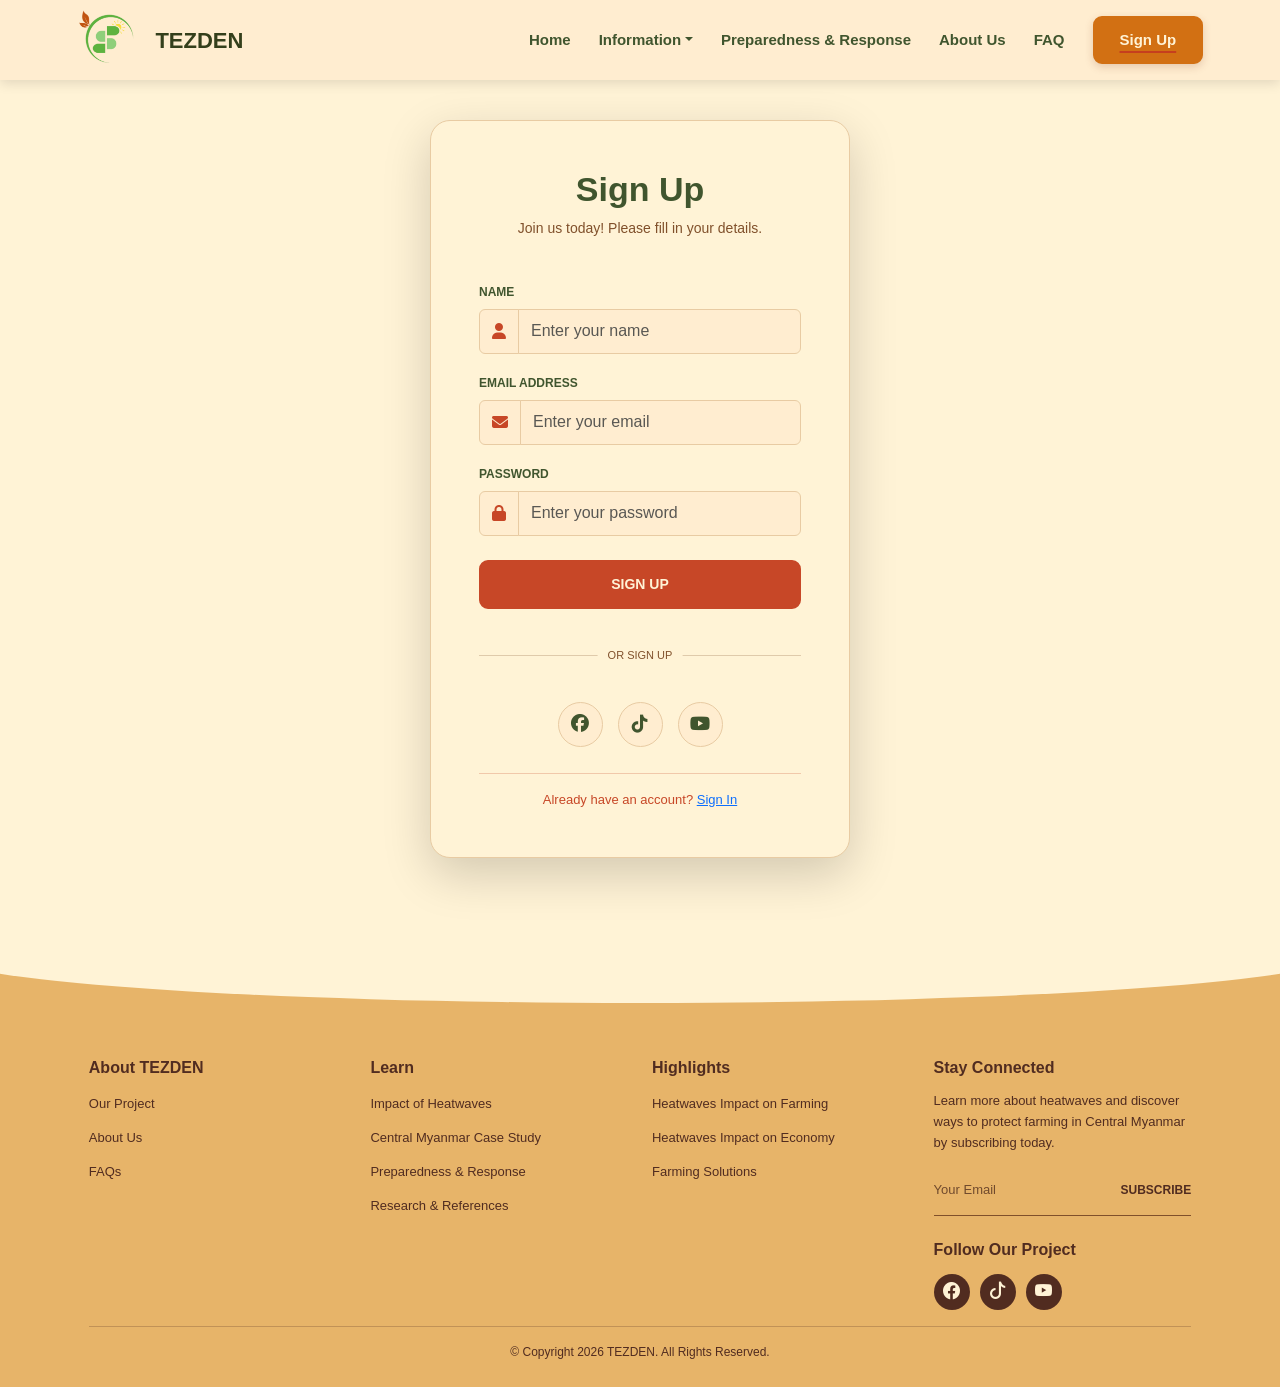
<file: ICT PBL FINAL/ICT PBL/signup.html>
<!DOCTYPE html>
<html lang="en">
<head>
    <meta charset="UTF-8">
    <meta name="viewport" content="width=device-width, initial-scale=1.0">
    <title>Sign Up</title>
    <link rel="stylesheet" href="https://cdnjs.cloudflare.com/ajax/libs/font-awesome/6.4.0/css/all.min.css">
    <link href="https://cdn.jsdelivr.net/npm/bootstrap@5.3.8/dist/css/bootstrap.min.css" rel="stylesheet">
    <link rel="stylesheet" href="https://cdn.jsdelivr.net/npm/bootstrap-icons@1.13.1/font/bootstrap-icons.min.css">
    <link rel="icon" type="image/png" href="../media/ICT-logo.png">
    <link rel="stylesheet" href="index2.css">

    <style>
        body {
            width: 100%;
            min-height: 100vh;
            font-family: Arial, sans-serif;
            background: url('https://i.pinimg.com/1200x/4b/f6/03/4bf603a366f9a852f16619ba0fab1156.jpg') center / cover fixed;
            background-color: #FFF3D6;
            color: #40552E;
        }
    </style>
</head>
<body>
    <!-- NAVBAR -->
    <nav class="top-navbar">
        <a href="index.html" class="logo">
            <img src="../media/ICT-logo.png" alt="TEZDEN">
            <span>TEZDEN</span>
        </a>

        <ul class="desktop-nav">
            <li><a href="index.html">Home</a></li>

            <li class="dropdown">
                <a href="#" class="dropdown-toggle">Information</a>
                <ul class="dropdown-menu">
                    <li><a class="dropdown-item" href="impact.html">Impact of Heatwaves</a></li>
                    <li><a class="dropdown-item" href="case-study.html">Central Myanmar Case Study</a></li>
                </ul>
            </li>

            <li><a href="solutions.html">Preparedness & Response</a></li>
            <li><a href="aboutus.html">About Us</a></li>
            <li><a href="aboutus.html#faq-section">FAQ</a></li>
            <li class="signup-item active"><a href="signup.html" class="signup-link">Sign Up</a></li>
        </ul>

        <input type="checkbox" id="mobile-menu-toggle">
        <label for="mobile-menu-toggle" class="mobile-menu-button">
            <i class="fa-solid fa-bars"></i>
        </label>

        <!-- MOBILE MENU -->
        <div class="mobile-offcanvas">
            <div class="offcanvas-header">
                <a href="index.html" class="logo">
                    <img src="../media/ICT-logo.png" alt="TEZDEN">
                    <span>TEZDEN</span>
                </a>

                <label for="mobile-menu-toggle" class="mobile-close-button">
                    <i class="fa-solid fa-xmark"></i>
                </label>
            </div>

            <hr class="mobile-menu-divider">

            <div class="offcanvas-body">
                <ul class="mobile-nav">
                    <li><a href="index.html">Home</a></li>

                    <li class="mobile-dropdown">
                        <input type="checkbox" id="mobile-information">
                        <label for="mobile-information">Information</label>
                        <ul class="dropdown-menu">
                            <li><a class="dropdown-item" href="impact.html">Impact of Heatwaves</a></li>
                            <li><a class="dropdown-item" href="case-study.html">Central Myanmar Case Study</a></li>
                        </ul>
                    </li>

                    <li><a href="solutions.html">Preparedness & Response</a></li>
                    <li><a href="aboutus.html">About Us</a></li>
                    <li><a href="aboutus.html#faq-section">FAQ</a></li>
                    <li><a href="signup.html" class="mobile-signup-link">Sign Up</a></li>
                </ul>
            </div>
        </div>
    </nav>

    <main class="signup-main">
        <div class="card signup-card shadow-lg p-4 p-md-5">
            <div class="text-center mb-4">
                <h2>Sign Up</h2>
                <p class="signup-description">Join us today! Please fill in your details.</p>
            </div>

            <form action="#" method="GET">
                <div class="mb-3">
                    <label class="form-label">Name</label>
                    <div class="input-group">
                        <span class="input-group-text"><i class="fa fa-user"></i></span>
                        <input type="text" name="name" class="form-control" placeholder="Enter your name" required>
                    </div>
                </div>

                <div class="mb-3">
                    <label class="form-label">Email address</label>
                    <div class="input-group">
                        <span class="input-group-text"><i class="fa-solid fa-envelope"></i></span>
                        <input type="email" name="email" class="form-control" placeholder="Enter your email" required>
                    </div>
                </div>

                <div class="mb-4">
                    <label class="form-label">Password</label>
                    <div class="input-group">
                        <span class="input-group-text"><i class="fa-solid fa-lock"></i></span>
                        <input type="password" name="password" class="form-control" placeholder="Enter your password" required>
                    </div>
                </div>


                <button type="submit" class="signup-button">Sign Up</button>
            </form>

            <div class="signup-divider">
                <hr>
                <span>Or sign up</span>
            </div>
            <div class="signup-socials">
                <a href="#" aria-label="Facebook" title="Facebook">
                    <i class="fa-brands fa-facebook"></i>
                </a>
                <a href="#" aria-label="TikTok" title="TikTok">
                    <i class="fa-brands fa-tiktok"></i>
                </a>
                <a href="#" aria-label="YouTube" title="YouTube">
                    <i class="fa-brands fa-youtube"></i>
                </a>
            </div>


            <div class="signin-link">
                <hr>
                <span>Already have an account? <a href="signin.html">Sign In</a></span>
            </div>
        </div>
    </main>

    <footer class="footer">
        <div class="container-fluid">
            <div class="row g-4">
                <div class="col-6 col-md-3">
                    <h5>About TEZDEN</h5>
                    <ul class="footer-links">
                        <li><a href="index.html">Our Project</a></li>
                        <li><a href="aboutus.html">About Us</a></li>
                        <li><a href="aboutus.html#FAQ">FAQs</a></li>
                    </ul>
                </div>
                <div class="col-6 col-md-3">
                    <h5>Learn</h5>
                    <ul class="footer-links">
                        <li><a href="impact.html">Impact of Heatwaves</a></li>
                        <li><a href="case-study.html">Central Myanmar Case Study</a></li>
                        <li><a href="solutions.html">Preparedness & Response</a></li>
                        <li><a href="https://docs.google.com/document/d/1P5Y_rO6LgsWXj8gFk443rbUh8mIfK-OQJCZQqrPFsy8/edit?usp=sharing" target="_blank" rel="noopener noreferrer"> Research & References</a></li>
                    </ul>
                </div>
                <div class="col-6 col-md-3">
                    <h5>Highlights</h5>
                    <ul class="footer-links">
                        <li><a href="impact.html">Heatwaves Impact on Farming</a></li>
                        <li><a href="impact.html">Heatwaves Impact on Economy</a></li>
                        <li><a href="solutions.html">Farming Solutions</a></li>
                    </ul>
                </div>
                <div class="col-12 col-md-3">
                    <h5>Stay Connected</h5>
                    <p>Learn more about heatwaves and discover ways to protect farming in Central Myanmar by subscribing today.</p>
                    <form class="footer-email" method="post" enctype="text/plain">
                        <input type="text" name="email" placeholder="Your Email" aria-label="Your email address">
                        <button type="submit">SUBSCRIBE</button>
                    </form>
                    <h5 class="mt-4">Follow Our Project</h5>
                    <div class="footer-socials">
                        <a href="https://www.facebook.com/" aria-label="Facebook"><i class="bi bi-facebook"></i></a>
                        <a href="https://www.tiktok.com/" aria-label="TikTok"><i class="bi bi-tiktok"></i></a>
                        <a href="https://www.youtube.com/" aria-label="YouTube"><i class="bi bi-youtube"></i></a>
                    </div>
                </div>
            </div>
            <hr>

            <div class="footer-bottom">
                <p>© Copyright 2026 TEZDEN. All Rights Reserved.</p>
            </div>
        </div>
    </footer>
</body>
</html>
</file>
<file: ICT PBL FINAL/ICT PBL/index.css>
* {
    margin: 0;
    padding: 0;
    box-sizing: border-box;
}

html {
    scroll-behavior: smooth;
    scroll-padding-top: 100px;
}

body {
    font-family: Arial, sans-serif;
    background-color: #FFF3D6;
    color: #40552E;
}

body:has(#faq-section:target) .desktop-nav .faq-nav > a {
    color: #fc5c34;
    font-weight: bold;
    text-decoration: underline;
    text-decoration-color: #fc5a32;
    text-decoration-thickness: 2px;
    text-underline-offset: 6px;
}

.top-navbar {
    position: fixed;
    top: 0;
    left: 0;
    width: 100%;
    min-height: 80px;
    z-index: 99999;
    display: flex;
    justify-content: space-between;
    align-items: center;
    padding: 6px 6%;
    background-color: transparent;
    box-shadow: none;
    animation: navbar-background linear both;
    animation-timeline: scroll();
    animation-range: 0px 150px;
}

@keyframes navbar-background {
    from {
        background-color: transparent;
        box-shadow: 0 0 0 rgba(0, 0, 0, 0);
    }

    to {
        background-color: #FFEDD0;
        box-shadow: 0 3px 12px rgba(0, 0, 0, 0.15);
    }
}

.logo {
    display: inline-flex;
    align-items: center;
    gap: 12px;
    color: #343F1B;
    font-size: 22px;
    font-weight: bold;
    text-decoration: none;
    white-space: nowrap;
}

.logo img {
    height: 60px;
    width: auto;
    display: block;
}

.desktop-nav {
    display: flex;
    align-items: center;
    gap: 28px;
    list-style: none;
    margin: 0;
    padding: 0;
}

.desktop-nav li.active > a {
    color: #fc5c34;
    font-weight: bold;
    text-decoration: underline;
    text-decoration-color: #fc5a32;
    text-decoration-thickness: 2px;
    text-underline-offset: 6px;
}

.desktop-nav li a {
    color: #263b13;
    text-decoration: none;
    font-size: 15px;
    font-weight: 600;
    transition: 0.25s;
}

.desktop-nav li a:hover {
    color: #C74727;
}

.desktop-nav .dropdown-menu li.active > a {
    color: #C74727;
    font-weight: bold;
    background-color: #FFE5B4;
}

.desktop-nav .dropdown.active > .dropdown-toggle {
    color: #fc5c34;
    font-weight: bold;
    text-decoration: underline;
    text-decoration-color: #fc5a32;
    text-decoration-thickness: 2px;
    text-underline-offset: 6px;
}

.desktop-nav .dropdown-toggle::after {
    display: inline-block;
    margin-left: 6px;
    vertical-align: middle;
}

.top-navbar .signup-item .signup-link {
    display: inline-block;
    padding: 11px 25px;
    background-color: #d27013;
    color: #FFF3D6;
    border: 2px solid #d27013;
    border-radius: 9px;
    font-weight: bold;
    box-shadow: 0 3px 8px rgba(128, 55, 25, 0.2);
    transition: 0.3s ease;
}

.top-navbar .signup-item .signup-link:hover {
    background-color: #DA864D;
    border-color: #DA864D;
    color: #512C20;
    transform: translateY(-2px);
}

.top-navbar .dropdown {
    position: relative;
}

.top-navbar .dropdown-menu {
    display: none;
    position: absolute;
    top: 100%;
    left: 0;
    min-width: 250px;
    margin-top: 0px;
    padding: 8px;
    background-color: #FFF3D6;
    border: 1px solid #E8CBA3;
    border-radius: 10px;
    box-shadow: 0 6px 15px rgba(81, 44, 32, 0.15);
    list-style: none;
}

.top-navbar .dropdown:hover .dropdown-menu,
.top-navbar .dropdown:focus-within .dropdown-menu {
    display: block;
}

.top-navbar .dropdown-menu .dropdown-item {
    display: block;
    padding: 12px;
    color: #40552E;
    font-size: 14px;
    white-space: normal;
}

.top-navbar .dropdown-menu .dropdown-item:hover {
    background-color: #FFE1A3;
    color: #C74727;
}

#mobile-menu-toggle {
    display: none;
}

.mobile-menu-button {
    display: none;
    width: 55px;
    height: 48px;
    background-color: transparent;
    border: 1px solid #898989;
    border-radius: 10px;
    color: #40552E;
    font-size: 28px;
    cursor: pointer;
    justify-content: center;
    align-items: center;
    flex-shrink: 0;
    margin-left: auto;
}

.mobile-menu-button .menu-close {
    display: none;
}

#mobile-menu-toggle:checked + .mobile-menu-button .menu-open {
    display: none;
}

#mobile-menu-toggle:checked + .mobile-menu-button .menu-close {
    display: inline;
}

.mobile-offcanvas {
    position: fixed;
    top: 0;
    left: 0;
    width: 78%;
    max-width: 495px;
    height: 100vh;
    background-color: #FFEDD0;
    color: #40552E;
    transform: translateX(-100%);
    visibility: hidden;
    z-index: 100000;
    transition: transform 0.4s ease, visibility 0.4s ease;
}

#mobile-menu-toggle:checked ~ .mobile-offcanvas {
    transform: translateX(0);
    visibility: visible;
}

.mobile-offcanvas .offcanvas-header {
    min-height: 100px;
    padding: 20px;
    display: flex;
    align-items: center;
    justify-content: space-between;
}

.mobile-offcanvas .logo {
    gap: 8px;
    font-size: 20px;
}

.mobile-offcanvas .logo img {
    height: 48px;
}

.mobile-close-button {
    width: 38px;
    height: 38px;
    display: flex;
    align-items: center;
    justify-content: center;
    background-color: transparent;
    border: none;
    color: #888888;
    font-size: 25px;
    cursor: pointer;
}

.mobile-menu-divider {
    margin: 0;
    border-top: 1px solid #CCCCCC;
    opacity: 1;
}

.mobile-offcanvas .offcanvas-body {
    padding: 35px 20px;
}

.mobile-nav {
    display: flex;
    flex-direction: column;
    gap: 8px;
    padding: 0;
    margin: 0;
    list-style: none;
}

.mobile-nav li a {
    display: block;
    padding: 10px 0;
    color: #40552E;
    text-decoration: none;
    font-size: 18px;
}

.mobile-nav li a:hover {
    color: #3d1a11;
}

.mobile-dropdown > input {
    display: none;
}

.mobile-dropdown > label {
    display: flex;
    align-items: center;
    justify-content: space-between;
    padding: 10px 0;
    color: #40552E;
    font-size: 18px;
    cursor: pointer;
}

.mobile-dropdown > label:hover {
    color: #C74727;
}

.mobile-dropdown > label i {
    font-size: 14px;
    transition: transform 0.25s ease;
}

.mobile-dropdown > input:checked + label i {
    transform: rotate(180deg);
}

.mobile-offcanvas .mobile-dropdown .dropdown-menu {
    display: none;
    position: static;
    width: 100%;
    min-width: 100%;
    padding: 4px 0 8px 14px;
    margin: 0;
    background-color: #f9ecd6;
    border-radius: 10px;
    box-shadow: none;
    transform: none;
}

.mobile-dropdown > input:checked ~ .dropdown-menu {
    display: block;
}

.mobile-offcanvas .dropdown-menu .dropdown-item {
    padding: 10px 0;
    color: #40552E;
    font-size: 15px;
    white-space: normal;
}

.mobile-offcanvas .dropdown-menu .dropdown-item:hover {
    border-radius: 10px;
    color: #C74727;
    background-color: #FFE5B4;
}

.mobile-nav .mobile-signup-link {
    display: block;
    width: fit-content;
    margin-top: 12px;
    padding: 10px 22px;
    background-color: #C74727;
    color: #FFF3D6;
    border-radius: 10px;
}

/* INTRO STUFF */
.hero {
    min-height: 100vh;
    padding: 150px 8% 80px;
    background-image:
        linear-gradient(
            rgba(53, 23, 10, 0.62),
            rgba(53, 23, 10, 0.48)
        ),
        url(../media/farming.png);
    background-size: cover;
    background-position: center;
    display: flex;
    flex-direction: column;
    justify-content: center;
    align-items: flex-start;
    color: #FFF3D6;
    animation: fade-up 0.8s ease-out both;
}

.hero h1 {
    max-width: 850px;
    font-size: clamp(36px, 5vw, 64px);
    font-weight: bold;
    line-height: 1.15;
    margin-bottom: 24px;
    color: #FFD166;
}

.hero p {
    max-width: 650px;
    font-size: 18px;
    line-height: 1.8;
    margin-bottom: 30px;
    font-weight: bold;
    color: #FFF3D6;
}

.hero-button {
    display: inline-block;
    background-color: #C74727;
    color: #FFFFFF;
    text-decoration: none;
    padding: 13px 26px;
    border-radius: 6px;
    font-weight: bold;
    transition: background-color 0.25s ease, color 0.25s ease, transform 0.25s ease;
}

.hero-button:hover {
    background-color: #FFD166;
    color: #512C20;
    transform: translateY(-3px);
}

.intro {
    padding: 90px 5%;
    min-height: 60vh;
    background-color: #FFF3D6;
}

.intro .container {
    position: relative;
    max-width: 1400px;
}

.intro h3 {
    color: #C74727;
    font-size: 28px;
    font-weight: bold;
    margin-bottom: 20px;
}

.intro p {
    color: #40552E;
    max-width: 850px;
    line-height: 1.8;
    margin-bottom: 20px;
}

.scrollspy-image {
    display: block;
    width: 100%;
    max-width: 850px;
    height: 350px;
    object-fit: cover;
    object-position: center;
    border-radius: 12px;
    margin-bottom: 25px;
    border: 1px solid #E8CBA3;
    box-shadow: 0 5px 15px rgba(64, 85, 46, 0.12);
}

.content-column {
    min-width: 0;
}

.content-column > div {
    margin-bottom: 100px;
    scroll-margin-top: 100px;
    animation: fade-up linear both;
    animation-timeline: view();
    animation-range: entry 0% entry 25%;
}

#navScrollSpy {
    position: sticky;
    top: 110px;
    width: 100%;
    height: fit-content;
    padding: 20px;
    background-color: #FFE5B4;
    border: 1px solid #F0D19C;
    border-radius: 10px;
}

#navScrollSpy .nav-link {
    color: #40552E;
    border-left: 3px solid transparent;
    transition: all 0.3s ease;
    margin-bottom: 8px;
    border-radius: 5px;
}

#navScrollSpy .nav-link:hover {
    color: #C74727;
    border-left: 3px solid #F28C28;
}

#navScrollSpy .nav-link.active {
    color: #A53520;
    border-left: 3px solid #C74727;
    transform: translateX(5px);
}

.footer {
    position: relative;
    margin-top: 100px;
    padding: 100px 6% 25px;
    background-color: #e7b469;
    color: #512C20;
    overflow: hidden;
}

.footer::before {
    content: "";
    position: absolute;
    top: -55px;
    left: -5%;
    width: 110%;
    height: 100px;
    background-color: #FFF3D6;
    border-radius: 0 0 50% 50%;
}

.footer .container-fluid {
    position: relative;
    z-index: 1;
}

.footer h5 {
    font-size: 16px;
    font-weight: bold;
    margin-bottom: 14px;
    color: #512C20;
}

.footer p {
    font-size: 13px;
    line-height: 1.6;
    margin-bottom: 12px;
    color: #512C20;
}

.footer-links {
    list-style: none;
    padding: 0;
    margin: 0;
}

.footer-links li {
    margin-bottom: 10px;
}

.footer-links a {
    color: #512C20;
    text-decoration: none;
    font-size: 13px;
    transition: color 0.25s ease;
}

.footer-links a:hover {
    color: #8F2F1D;
}

.footer-email {
    display: flex;
    align-items: center;
    gap: 10px;
    border-bottom: 1px solid #80502B;
    padding-bottom: 8px;
    margin-top: 18px;
}

.footer-email input {
    width: 100%;
    min-width: 0;
    border: none;
    outline: none;
    background: transparent;
    color: #512C20;
    font-family: Arial, sans-serif;
    font-size: 13px;
    padding: 8px 0;
}

.footer-email input::placeholder {
    color: #704A2D;
}

.footer-email button {
    border: none;
    background: transparent;
    color: #512C20;
    font-size: 12px;
    font-weight: bold;
    cursor: pointer;
}

.footer-email button:hover {
    color: #8F2F1D;
}

.footer-socials {
    display: flex;
    gap: 10px;
    margin-top: 12px;
}

.footer-socials a {
    display: flex;
    align-items: center;
    justify-content: center;
    width: 36px;
    height: 36px;
    border-radius: 50%;
    background-color: #512C20;
    color: #FFF3D6;
    text-decoration: none;
    font-size: 17px;
    transition: background-color 0.25s ease, transform 0.25s ease;
}

.footer-socials a:hover {
    background-color: #C74727;
    transform: translateY(-3px);
}

.footer-bottom p {
    margin: 0;
    font-size: 12px;
    margin-left: 500px;
    justify-content: center;
    color: #512C20;
}

.footer-bottom-links {
    display: flex;
    flex-wrap: wrap;
    gap: 12px;
}

.footer-bottom-links a {
    color: #512C20;
    font-size: 12px;
    text-decoration: none;
}

.footer-bottom-links a:hover {
    color: #8F2F1D;
}


.footer-sources {
    margin-top: 35px;
    padding-top: 25px;
    border-top: 1px solid #C9A878;
}

.footer-sources h5 {
    color: #40552E;
    font-weight: bold;
    margin-bottom: 20px;
}

.footer-sources ul {
    margin-bottom: 0;
}

.footer-sources li {
    margin-bottom: 10px;
}

.footer-sources a {
    color: #512C20;
    font-size: 13px;
    line-height: 1.7;
    text-decoration: none;
}

.footer-sources a:hover {
    color: #C74727;
    text-decoration: underline;
}

@media (max-width: 768px) {
    .footer-sources {
        margin-top: 25px;
        padding-top: 20px;
    }

    .footer-sources h5 {
        font-size: 17px;
    }

    .footer-sources a {
        font-size: 12px;
    }
}


@keyframes fade-up {
    from {
        opacity: 0;
        transform: translateY(25px);
    }

    to {
        opacity: 1;
        transform: translateY(0);
    }
}
































/* ABOUT US PAGE */
.section-label {
    display: inline-block;
    margin-bottom: 15px;
    color: #E7B469;
    font-size: 12px;
    font-weight: bold;
    letter-spacing: 3px;
    text-transform: uppercase;
}

.section-heading {
    margin-bottom: 20px;
    color: #C74727;
    font-size: clamp(30px, 4vw, 44px);
    font-weight: bold;
}

.section-description {
    max-width: 800px;
    margin: 0 auto;
    color: #C74727;
    font-size: 16px;
    line-height: 1.9;
}

.about-section {
    padding: 100px 8%;
    text-align: center;
    color: #894e18;
    background: linear-gradient(125deg, #a78047, #E7B469 50%, #E7B469);
}

.about-section .description {
    margin-top: 20px;
}

.purpose-section {
    padding: 100px 8%;
    background-color: #F5DFB4;
}

.purpose-heading {
    margin-bottom: 55px;
    text-align: center;
}

.purpose-card {
    height: 100%;
    min-height: 290px;
    padding: 38px 30px;
    border-radius: 14px;
    transition: transform 0.3s ease, box-shadow 0.3s ease;
}

.purpose-card:hover {
    transform: translateY(-7px);
    box-shadow: 0 15px 30px rgba(81, 44, 32, 0.12);
}

.purpose-card.vision {
    background-color: #40552E;
    color: #FFF3D6;
}

.purpose-card.mission {
    background-color: #C74727;
    color: #FFF3D6;
}

.purpose-card.values {
    background-color: #E7B469;
    color: #512C20;
}

.purpose-icon {
    display: inline-flex;
    align-items: center;
    justify-content: center;
    width: 62px;
    height: 62px;
    margin-bottom: 25px;
    border-radius: 50%;
    background-color: rgba(255, 243, 214, 0.17);
    font-size: 28px;
}

.values .purpose-icon {
    background-color: rgba(81, 44, 32, 0.1);
}

.purpose-card h3 {
    margin-bottom: 18px;
    font-size: 25px;
    font-weight: bold;
}

.purpose-card p {
    margin: 0;
    font-size: 15px;
    line-height: 1.9;
}

/* MEMBERS */
.members-section {
    padding: 100px 8% 120px;
    background-color: #FFE5B4;
    text-align: center;
}

.members-heading {
    margin-bottom: 60px;
}

.members-grid {
    max-width: 1000px;
    margin: 0 auto;
}

.member {
    display: block;
    height: 100%;
    padding: 25px 15px;
    color: #40552E;
    text-decoration: none;
    border-radius: 15px;
    transition: transform 0.3s ease, background-color 0.3s ease;
}

.member:hover {
    transform: translateY(-4px);
    background-color: #FFE5B4;
    color: #C74727;
}

.member-photo {
    width: 190px;
    height: 190px;
    max-width: 100%;
    aspect-ratio: 1 / 1;
    margin: 0 auto 22px;
    overflow: hidden;
    border: 6px solid #E7B469;
    border-radius: 50%;
    background-color: #E8D3A7;
    box-shadow: 0 8px 22px rgba(81, 44, 32, 0.12);
    transition: border-color 0.3s ease, box-shadow 0.3s ease;
}

.member:hover .member-photo {
    border-color: #C74727;
    box-shadow: 0 10px 25px rgba(81, 44, 32, 0.2);
}

.member-photo img {
    width: 100%;
    height: 100%;
    display: block;
    object-fit: cover;
}

.member h3 {
    margin-bottom: 8px;
    font-size: 20px;
    font-weight: bold;
}

.member-role {
    color: #8F6541;
    font-size: 13px;
    font-weight: 600;
}

/* MEMBER MODAL */
.member-modal .modal-dialog {
    max-width: 950px;
}

.member-modal .modal-content {
    overflow: hidden;
    border: none;
    border-radius: 18px;
    background-color: #FFF3D6;
    box-shadow: 0 20px 70px rgba(40, 25, 15, 0.3);
}

.member-modal .modal-body {
    padding: 0;
}

.modal-profile {
    min-height: 480px;
}

.modal-info-side .btn-close {
    position: absolute;
    top: 20px;
    right: 20px;
    z-index: 10;
    padding: 10px;
    background-color: #FFEED0;
    border-radius: 50%;
    opacity: 1;
}

.modal-photo-side {
    position: relative;
    min-height: 480px;
    height: 100%;
    padding: 0;
    overflow: hidden;
    background-color: #8F3D25;
}

.modal-info-side {
    position: relative;
    min-height: 480px;
    padding: 70px 55px 45px;
    background-color: #FFF3D6;
}

.modal-member-photo {
    position: absolute;
    top: 0;
    left: 0;
    width: 100%;
    height: 100%;
    margin: 0;
    overflow: hidden;
    border: none;
    border-radius: 0;
    background-color: #E7B469;
}

.modal-member-photo img {
    width: 100%;
    height: 100%;
    display: block;
    object-fit: cover;
}

.modal-photo-side h2,
.modal-photo-side p {
    display: none;
}

.modal-member-role {
    margin-bottom: 18px;
    color: #8F6541;
    font-size: 13px;
    font-weight: bold;
    letter-spacing: 1px;
}

/* FAQ */
.faq-section {
    max-width: 850px;
    margin: 50px auto;
    padding: 20px;
}

.faq-title {
    color: #40552E;
    text-align: center;
    margin-bottom: 10px;
}

.faq-description {
    color: #40552E;
    text-align: center;
    margin-bottom: 30px;
}

.faqAccordion .accordion-item {
    background-color: #FFF3D6;
    color: #40552E;
    border: 1px solid #78A96D;
    border-radius: 12px;
    margin-bottom: 12px;
    overflow: hidden;
}

.faqAccordion .accordion-button {
    background-color: #FFEDD0;
    color: #40552E;
    font-weight: bold;
    box-shadow: none;
}

.faqAccordion .accordion-button:hover {
    background-color: #D5E8C5;
    color: #40552E;
}

.faqAccordion .accordion-button:not(.collapsed) {
    background-color: #E5EBCF;
    color: #40552E;
}

.faqAccordion .accordion-body {
    background-color: #FFF3D6;
    color: #40552E;
    line-height: 1.7;
}





































/* SOLUTIONS PAGE */
.heat-alert-section {
    padding: 45px 7%;
    background-color: #512C20;
}

.heat-alert-content {
    display: flex;
    align-items: flex-start;
    gap: 25px;
    max-width: 1100px;
    margin: auto;
}

.heat-alert-icon {
    display: flex;
    flex: 0 0 48px;
    align-items: center;
    justify-content: center;
    width: 48px;
    height: 48px;
    border: 2px solid #DA864D;
    border-radius: 50%;
    color: #E7B469;
    font-size: 26px;
    font-weight: bold;
}

.heat-alert-content .eyebrow {
    color: #E7B469;
    font-family: Arial, sans-serif;
}

.heat-alert-content h2 {
    margin: 10px 0;
    color: #FFF3D6;
    font-size: clamp(25px, 3vw, 34px);
    font-weight: bold;
}

.heat-alert-content p {
    max-width: 850px;
    margin: 0;
    color: #FFF3D6;
    line-height: 1.9;
}

/* HEAT ACTION TIMELINE */
.heat-action-section {
    padding: 85px 7%;
    background-color: #FFF3D6;
}

.heat-timeline {
    display: flex;
    flex-direction: column;
    gap: 0;
    max-width: 950px;
    margin: 0 auto;
}

.heat-timeline-item {
    display: flex;
    align-items: flex-start;
    gap: 25px;
    padding: 30px 0;
    border-top: 1px solid #E8CBA3;
}

.timeline-number {
    display: flex;
    flex: 0 0 55px;
    align-items: center;
    justify-content: center;
    width: 55px;
    height: 55px;
    border-radius: 50%;
    background-color: #40552E;
    color: #FFF3D6;
    font-size: 17px;
    font-weight: bold;
}

.timeline-content {
    flex: 1;
    min-width: 0;
}

.timeline-label {
    color: #8F2F1D;
    font-size: 11px;
    font-weight: bold;
    letter-spacing: 2px;
}

.timeline-content h3 {
    margin: 8px 0 12px;
    color: #40552E;
    font-size: 24px;
    font-weight: bold;
}

.timeline-content p,
.timeline-content li {
    color: #512C20;
    font-size: 14px;
    line-height: 1.9;
}

.timeline-content ul {
    padding-left: 20px;
    margin-bottom: 0;
}

/* HEAT-RELATED ILLNESS */
.illness-section {
    padding: 85px 7%;
    background-color: #FFEDD0;
}

.illness-layout {
    display: flex;
    align-items: flex-start;
    gap: 55px;
    max-width: 1200px;
    margin: auto;
}

.illness-intro {
    flex: 0 1 40%;
    min-width: 0;
}

.illness-intro h2 {
    margin: 13px 0;
    color: #40552E;
    font-size: clamp(28px, 3.5vw, 39px);
    font-weight: bold;
    line-height: 1.3;
}

.illness-intro > p {
    color: #512C20;
    line-height: 1.9;
}

.illness-intro img {
    width: 100%;
    height: 280px;
    margin-top: 25px;
    border-radius: 8px;
    object-fit: cover;
}

.illness-details {
    display: flex;
    flex: 1 1 60%;
    flex-direction: column;
    gap: 20px;
    min-width: 0;
}

.illness-card {
    padding: 27px;
    border: 1px solid #E8CBA3;
    border-left: 5px solid #DA864D;
    border-radius: 5px;
    background-color: #FFF3D6;
}

.illness-emergency {
    border-left-color: #8F2F1D;
}

.illness-level {
    color: #8F2F1D;
    font-size: 11px;
    font-weight: bold;
    letter-spacing: 1.3px;
}

.illness-card h3 {
    margin: 12px 0;
    color: #40552E;
    font-size: 22px;
    font-weight: bold;
}

.illness-card p {
    color: #512C20;
    font-size: 14px;
    line-height: 1.9;
}

.illness-card .illness-action {
    margin-bottom: 0;
}

/* AGRICULTURAL RESPONSE */
.agriculture-response-section {
    display: flex;
    align-items: stretch;
    background-color: #40552E;
}

.agriculture-response-image {
    flex: 1 1 43%;
    min-width: 0;
}

.agriculture-response-image img {
    width: 100%;
    height: 100%;
    min-height: 650px;
    object-fit: cover;
}

.agriculture-response-content {
    flex: 1 1 57%;
    min-width: 0;
    padding: 75px 6%;
}

.agriculture-response-content .eyebrow {
    color: #E7B469;
}

.agriculture-response-content > h2 {
    margin: 12px 0 18px;
    color: #FFF3D6;
    font-size: clamp(28px, 3.5vw, 40px);
    font-weight: bold;
    line-height: 1.3;
}

.agriculture-response-content > p {
    color: #FFF3D6;
    font-size: 14px;
    line-height: 1.9;
    margin-bottom: 30px;
}

.farm-action {
    display: flex;
    align-items: flex-start;
    gap: 17px;
    padding: 20px 0;
    border-top: 1px solid rgba(255, 243, 214, 0.25);
}

.farm-action > span {
    display: flex;
    flex: 0 0 38px;
    align-items: center;
    justify-content: center;
    width: 38px;
    height: 38px;
    border: 1px solid #DA864D;
    border-radius: 50%;
    color: #E7B469;
    font-size: 12px;
    font-weight: bold;
}

.farm-action h3 {
    margin: 3px 0 8px;
    color: #FFF3D6;
    font-size: 18px;
    font-weight: bold;
}

.farm-action p {
    margin: 0;
    color: #F5E8CF;
    font-size: 13px;
    line-height: 1.9;
}

/* COMMUNITY ACTIONS */
.community-action-section {
    padding: 85px 7%;
    background-color: #FFF3D6;
}

.community-flex {
    display: flex;
    flex-wrap: wrap;
    gap: 20px;
    max-width: 1200px;
    margin: auto;
}

.community-item {
    flex: 1 1 220px;
    min-width: 0;
    padding: 25px;
    border-top: 3px solid #DA864D;
    background-color: #FFEDD0;
}

.community-number {
    margin-bottom: 20px;
    color: #8F2F1D;
    font-size: 28px;
    font-weight: bold;
}

.community-item h3 {
    margin-bottom: 12px;
    color: #40552E;
    font-size: 19px;
    font-weight: bold;
}

.community-item p {
    margin-bottom: 0;
    color: #512C20;
    font-size: 14px;
    line-height: 1.9;
}

/* TRUSTED RESOURCES */
.resources-section {
    padding: 85px 7%;
    background-color: #FFEDD0;
}

.resources-heading {
    max-width: 750px;
    margin: 0 auto 40px;
    text-align: center;
}

.resources-heading h2 {
    margin: 12px 0;
    color: #40552E;
    font-size: clamp(28px, 4vw, 40px);
    font-weight: bold;
}

.resources-heading p {
    color: #512C20;
    line-height: 1.9;
}

.resources-flex {
    display: flex;
    flex-wrap: wrap;
    gap: 22px;
    max-width: 1200px;
    margin: auto;
}

.resource-card {
    display: flex;
    flex: 1 1 270px;
    flex-direction: column;
    align-items: flex-start;
    min-width: 0;
    padding: 28px;
    border: 1px solid #E8CBA3;
    border-radius: 7px;
    background-color: #FFF3D6;
    color: #512C20;
    text-decoration: none;
    transition: transform 0.25s ease, box-shadow 0.25s ease;
}

.resource-card:hover {
    transform: translateY(-5px);
    box-shadow: 0 10px 22px rgba(81, 44, 32, 0.1);
}

.resource-category {
    color: #8F2F1D;
    font-size: 11px;
    font-weight: bold;
    letter-spacing: 1.5px;
}

.resource-card h3 {
    margin: 16px 0 12px;
    color: #40552E;
    font-size: 20px;
    font-weight: bold;
    line-height: 1.5;
}

.resource-card p {
    color: #512C20;
    font-size: 14px;
    line-height: 1.9;
}

.resource-link {
    margin-top: auto;
    padding-top: 12px;
    color: #40552E;
    font-size: 13px;
    font-weight: bold;
}

.resources-note {
    max-width: 900px;
    margin: 35px auto 0;
    color: #704A2D;
    font-size: 12px;
    line-height: 1.8;
    text-align: center;
}

/* COLLAPSIBLE HEATWAVE SOLUTIONS */
.collapse-solutions-section {
    background-color: #FFF3D6 !important;
    color: #40552E;
    padding: 40px 0;
}

.solutions-eyebrow {
    color: #C74727;
    font-size: 0.85rem;
    font-weight: 700;
    letter-spacing: 2px;
}

.solutions-heading {
    color: #40552E;
    font-weight: 800;
    margin-bottom: 12px;
}

.solutions-description {
    max-width: 650px;
    margin: 0 auto;
    line-height: 1.7;
}

#heatSolutionsAccordion {
    max-width: 900px;
    margin: 35px auto 0;
}

#heatSolutionsAccordion .accordion-item {
    background-color: #FFEDD0;
    border: 1px solid #E8CBA3;
    border-radius: 12px;
    overflow: hidden;
    margin-bottom: 14px;
}

#heatSolutionsAccordion .accordion-button {
    background-color: #FFEDD0;
    color: #40552E;
    font-size: 1.05rem;
    font-weight: 700;
    padding: 20px;
    gap: 14px;
    box-shadow: none;
}

#heatSolutionsAccordion .accordion-button:not(.collapsed) {
    background-color: #E8CBA3;
    color: #40552E;
}

#heatSolutionsAccordion .accordion-button:focus {
    border-color: #40552E;
    box-shadow: 0 0 0 3px rgba(64, 85, 46, 0.15);
}

#heatSolutionsAccordion .accordion-body {
    background-color: #FFF3D6;
    color: #40552E;
    padding: 22px 25px;
    line-height: 1.8;
}

#heatSolutionsAccordion .accordion-body li {
    margin-bottom: 8px;
}

.solution-number {
    display: inline-flex;
    align-items: center;
    justify-content: center;
    flex-shrink: 0;
    width: 38px;
    height: 38px;
    border-radius: 50%;
    background-color: #40552E;
    color: #FFF3D6;
    font-size: 0.9rem;
}

.solution-warning {
    margin-top: 18px;
    padding: 16px;
    background-color: #F5D9B2;
    border-left: 4px solid #C74727;
    border-radius: 6px;
    line-height: 1.7;
}

/* SOLUTIONS PAGE LAYOUT */
.solutions-page {
    padding-top: 75px;
    background-color: #FFF3D6;
    color: #40552E;
    overflow: hidden;
}

.solutions-page img {
    display: block;
    max-width: 100%;
}

/* HERO CAROUSEL */
.solutions-hero .carousel-item {
    position: relative;
    height: min(680px, 78vh);
    min-height: 470px;
    background-color: #40552E;
}

.solutions-hero .hero-image {
    width: 100%;
    height: 100%;
    object-fit: cover;
}

.solutions-hero .hero-overlay {
    position: absolute;
    inset: 0;
    background: linear-gradient(
        90deg,
        rgba(31, 43, 21, 0.82) 0%,
        rgba(31, 43, 21, 0.52) 55%,
        rgba(31, 43, 21, 0.12) 100%
    );
}

.solutions-hero .hero-caption {
    top: 50%;
    right: auto;
    bottom: auto;
    left: 10%;
    width: min(700px, 78%);
    padding: 0;
    text-align: left;
    transform: translateY(-45%);
}

.hero-tag,
.eyebrow {
    display: inline-block;
    color: #DA864D;
    font-size: 12px;
    font-weight: 700;
    letter-spacing: 2px;
    line-height: 1.7;
}

.solutions-hero .hero-caption h1,
.solutions-hero .hero-caption h2 {
    color: #FFF3D6;
    font-size: clamp(36px, 5.5vw, 66px);
    font-weight: 700;
    line-height: 1.13;
    margin: 18px 0;
}

.solutions-hero .hero-caption p {
    max-width: 560px;
    color: #FFF3D6;
    font-size: 16px;
    line-height: 1.9;
    margin-bottom: 28px;
}

.hero-button,
.ending-button {
    display: inline-block;
    padding: 13px 23px;
    border: 1px solid #DA864D;
    border-radius: 4px;
    background-color: #DA864D;
    color: #512C20;
    text-decoration: none;
    font-weight: 700;
    transition: 0.25s ease;
}

.hero-button:hover,
.ending-button:hover {
    background-color: #FFF3D6;
    border-color: #FFF3D6;
    color: #40552E;
}

.solutions-hero .carousel-indicators {
    justify-content: flex-start;
    margin-left: 10%;
    margin-bottom: 25px;
}

.solutions-hero .carousel-indicators button {
    width: 30px;
    height: 4px;
    border: 0;
}

/* SOLUTIONS INTRODUCTION */
.solutions-intro {
    padding: 95px 8%;
    background-color: #FFF3D6;
}

.intro-content {
    max-width: 950px;
    margin: 0 auto;
    text-align: center;
}

.intro-content h2 {
    max-width: 750px;
    margin: 15px auto 20px;
    color: #40552E;
    font-size: clamp(28px, 4vw, 42px);
    font-weight: 700;
    line-height: 1.25;
}

.intro-content > p {
    max-width: 780px;
    margin: 0 auto;
    color: #512C20;
    font-size: 16px;
    line-height: 1.9;
}

.intro-stats {
    display: flex;
    justify-content: center;
    flex-wrap: wrap;
    gap: 25px;
    margin-top: 45px;
}

.intro-stat {
    flex: 1 1 180px;
    max-width: 240px;
    padding: 22px 15px;
    border-top: 2px solid #DA864D;
    text-align: center;
}

.intro-stat span {
    display: block;
    color: #40552E;
    font-size: 30px;
    font-weight: 700;
}

.intro-stat p {
    margin: 8px 0 0;
    color: #512C20;
}

/* SHARED SOLUTIONS SECTIONS */
.solutions-section {
    padding: 85px 7%;
    background-color: #FFEDD0;
}

.section-heading {
    max-width: 750px;
    margin: 0 auto 45px;
    text-align: center;
}

.section-heading h2 {
    margin: 12px 0 15px;
    color: #40552E;
    font-size: clamp(28px, 4vw, 40px);
    font-weight: 700;
    line-height: 1.3;
}

.section-heading p {
    color: #512C20;
    font-size: 15px;
    line-height: 1.9;
}

/* PREPAREDNESS CARDS */
.preparedness-grid {
    display: flex;
    align-items: stretch;
    flex-wrap: wrap;
    gap: 25px;
    max-width: 1250px;
    margin: 0 auto;
}

.preparedness-card {
    flex: 1 1 280px;
    min-width: 0;
    overflow: hidden;
    background-color: #FFF3D6;
    border: 1px solid #E8CBA3;
    border-radius: 8px;
    transition: transform 0.3s ease, box-shadow 0.3s ease;
}

.preparedness-card:hover {
    transform: translateY(-6px);
    box-shadow: 0 12px 25px rgba(81, 44, 32, 0.12);
}

.preparedness-card > img {
    width: 100%;
    height: 230px;
    object-fit: cover;
}

.card-content {
    padding: 25px;
}

.card-number {
    color: #8F2F1D;
    font-size: 11px;
    font-weight: 700;
    letter-spacing: 1.4px;
}

.card-content h3 {
    margin: 13px 0;
    color: #40552E;
    font-size: 22px;
    font-weight: 700;
    line-height: 1.4;
}

.card-content p {
    margin: 0;
    color: #512C20;
    font-size: 14px;
    line-height: 1.9;
}

/* FARMING FEATURE */
.farming-feature {
    display: flex;
    align-items: stretch;
    background-color: #40552E;
}

.farming-image {
    flex: 1 1 48%;
    min-width: 0;
    min-height: 620px;
}

.farming-image img {
    width: 100%;
    height: 100%;
    min-height: 620px;
    object-fit: cover;
}

.farming-content {
    flex: 1 1 52%;
    min-width: 0;
    padding: 75px 6%;
    color: #FFF3D6;
}

.farming-content .eyebrow {
    color: #E7B469;
}

.farming-content > h2 {
    margin: 15px 0 20px;
    color: #FFF3D6;
    font-size: clamp(29px, 3.5vw, 42px);
    font-weight: 700;
    line-height: 1.25;
}

.farming-content > p {
    margin-bottom: 30px;
    color: #F5E8CF;
    font-size: 14px;
    line-height: 1.9;
}

.farming-content .tip-icon {
    display: flex;
    align-items: center;
    justify-content: center;
    text-align: center;
    gap: 15px;
    margin-top:10px;
}
 
.farming-content .farming-tip{
    display: flex;
    align-items: center;
    justify-content: center;
    text-align: center;
    gap: 15px;
    margin-top:40px;
}

.farming-tip {
    display: flex;
    align-items: flex-start;
    gap: 18px;
    padding: 22px 0;
    border-top: 1px solid rgba(255, 243, 214, 0.28);
}

.tip-icon {
    display: flex;
    flex: 0 0 42px;
    align-items: center;
    justify-content: center;
    width: 42px;
    height: 42px;
    border: 1px solid #DA864D;
    border-radius: 50%;
    color: #E7B469;
    font-size: 13px;
    font-weight: 700;
}

.farming-tip h3 {
    margin-bottom: 8px;
    color: #FFF3D6;
    font-size: 18px;
    font-weight: 700;
}

.farming-tip p {
    margin: 0;
    color: #F5E8CF;
    font-size: 13px;
    line-height: 1.8;
}

/* RESPONSE CARDS */
.response-area {
    background-color: #FFF3D6;
}

.response-flex {
    display: flex;
    align-items: stretch;
    flex-wrap: wrap;
    gap: 22px;
    max-width: 1250px;
    margin: 0 auto;
}

.response-card {
    flex: 1 1 270px;
    min-width: 0;
    padding: 30px;
    border: 1px solid #E8CBA3;
    border-radius: 8px;
    background-color: #FFEDD0;
}

.response-top {
    display: flex;
    justify-content: space-between;
    align-items: center;
    flex-wrap: wrap;
    gap: 10px;
    margin-bottom: 22px;
}

.response-icon {
    display: flex;
    align-items: center;
    justify-content: center;
    width: 45px;
    height: 45px;
    border-radius: 50%;
    background-color: #40552E;
    color: #FFF3D6;
    font-weight: 700;
}

.response-label {
    color: #8F2F1D;
    font-size: 10px;
    font-weight: 700;
    letter-spacing: 1px;
}

.response-card h3 {
    margin-bottom: 18px;
    color: #40552E;
    font-size: 22px;
    font-weight: 700;
}

.response-card ul {
    padding-left: 20px;
    margin: 0;
}

.response-card li {
    padding-left: 3px;
    margin-bottom: 12px;
    color: #512C20;
    font-size: 14px;
    line-height: 1.8;
}

.response-card li::marker {
    color: #DA864D;
}

.solutions-ending {
    padding: 90px 7%;
    background-color: #E7B469;
    text-align: center;
}

.ending-content {
    max-width: 800px;
    margin: 0 auto;
}

.ending-content h2 {
    margin: 15px 0;
    color: #40552E;
    font-size: clamp(29px, 4vw, 42px);
    font-weight: 700;
    line-height: 1.3;
}

.ending-content p {
    max-width: 650px;
    margin: 0 auto 25px;
    color: #512C20;
    font-size: 15px;
    line-height: 1.9;
}

.ending-button {
    margin-top: 5px;
}


@media (min-width: 992px) {
    .mobile-menu-button {
        display: none !important;
    }

    .desktop-nav {
        display: flex !important;
    }
}

@media (max-width: 991.98px) {
    .top-navbar {
        padding: 10px 4%;
    }

    .top-navbar .logo {
        font-size: 17px;
        gap: 6px;
    }

    .top-navbar .logo img {
        height: 42px;
    }

    .top-navbar > .desktop-nav {
        display: none !important;
    }

    .mobile-menu-button {
        display: flex;
        flex-shrink: 0;
        margin-left: auto;
    }

    .illness-layout {
        flex-direction: column;
        gap: 30px;
    }

    .illness-intro,
    .illness-details {
        flex-basis: 100%;
        width: 100%;
    }

    .agriculture-response-section {
        flex-direction: column;
    }

    .agriculture-response-image img {
        min-height: 0;
        height: 350px;
    }

    .agriculture-response-content {
        padding: 55px 7%;
    }

    .solutions-page {
        padding-top: 65px;
    }

    .solutions-hero .carousel-item {
        height: 560px;
    }

    .farming-feature {
        flex-direction: column;
    }

    .farming-image,
    .farming-image img {
        min-height: 350px;
        max-height: 450px;
    }

    .farming-content {
        padding: 55px 7%;
    }
}

/* TABLET AND MOBILE */
@media (max-width: 767.98px) {
    .intro {
        padding: 70px 6%;
    }

    .scrollspy-image {
        height: 220px;
        margin-bottom: 20px;
        border-radius: 8px;
    }

    .footer {
        padding: 85px 7% 25px;
        margin-top: 70px;
    }

    .footer-bottom {
        margin-top: 35px;
        flex-direction: column;
        align-items: flex-start;
    }

    .about-section,
    .purpose-section,
    .members-section {
        padding: 75px 6%;
    }

    .purpose-heading,
    .members-heading {
        margin-bottom: 35px;
    }

    .purpose-card {
        min-height: auto;
        padding: 30px 25px;
    }

    .member-photo {
        width: 155px;
        height: 155px;
    }

    .member h3 {
        font-size: 17px;
    }

    .member-modal .modal-dialog {
        margin: 15px;
    }

    .modal-profile {
        min-height: auto;
    }

    .modal-photo-side {
        min-height: 280px;
        height: 280px;
    }

    .modal-member-photo {
        width: 150px;
        height: 150px;
        margin-bottom: 22px;
    }

    .modal-photo-side h2 {
        font-size: 23px;
    }

    .modal-info-side {
        min-height: auto;
        padding: 45px 25px 35px;
    }

    .modal-info-side h3 {
        font-size: 26px;
    }

    .heat-alert-section,
    .heat-action-section,
    .illness-section,
    .community-action-section,
    .resources-section {
        padding: 55px 6%;
    }

    .heat-alert-content {
        gap: 15px;
    }

    .heat-alert-icon {
        flex-basis: 40px;
        width: 40px;
        height: 40px;
    }

    .heat-timeline-item {
        gap: 16px;
    }

    .timeline-number {
        flex-basis: 42px;
        width: 42px;
        height: 42px;
    }

    .timeline-content h3 {
        font-size: 21px;
    }

    .illness-intro img {
        height: 220px;
    }

    .community-item {
        flex-basis: 100%;
    }

    .resources-flex {
        gap: 15px;
    }

    .resource-card {
        flex-basis: 100%;
    }

    #heatSolutionsAccordion .accordion-button {
        padding: 15px;
        font-size: 0.95rem;
    }

    #heatSolutionsAccordion .accordion-body {
        padding: 17px;
    }

    .solution-number {
        width: 32px;
        height: 32px;
        font-size: 0.8rem;
    }

    .solutions-page {
        padding-top: 60px;
    }

    .solutions-hero .carousel-item {
        height: 520px;
        min-height: 0;
    }

    .solutions-hero .hero-caption {
        left: 8%;
        width: 84%;
        transform: translateY(-40%);
    }

    .solutions-hero .hero-caption h1,
    .solutions-hero .hero-caption h2 {
        font-size: clamp(32px, 7vw, 44px);
    }

    .solutions-hero .hero-caption p {
        font-size: 14px;
        line-height: 1.7;
    }

    .solutions-hero .carousel-indicators {
        margin-left: 8%;
    }

    .solutions-intro,
    .solutions-section {
        padding: 60px 6%;
    }

    .intro-stats {
        gap: 12px;
    }

    .intro-stat {
        flex-basis: 140px;
    }

    .preparedness-card {
        flex-basis: 100%;
    }

    .preparedness-card > img {
        height: 250px;
    }

    .response-card {
        flex-basis: 100%;
    }

    .solutions-ending {
        padding: 65px 6%;
    }
}

@media (max-width: 480px) {
    .heat-alert-content {
        flex-direction: column;
    }

    .heat-timeline-item {
        gap: 12px;
    }

    .timeline-number {
        flex-basis: 36px;
        width: 36px;
        height: 36px;
        font-size: 13px;
    }

    .timeline-content p,
    .timeline-content li {
        font-size: 13px;
    }

    .illness-card {
        padding: 21px;
    }

    .agriculture-response-image img {
        height: 240px;
    }

    .agriculture-response-content {
        padding: 42px 6%;
    }

    .solutions-hero .carousel-item {
        height: 470px;
    }

    .solutions-hero .hero-caption h1,
    .solutions-hero .hero-caption h2 {
        font-size: 31px;
    }

    .hero-tag,
    .eyebrow {
        font-size: 10px;
        letter-spacing: 1.3px;
    }

    .hero-button,
    .ending-button {
        padding: 11px 16px;
        font-size: 13px;
    }

    .preparedness-card > img {
        height: 200px;
    }

    .card-content,
    .response-card {
        padding: 22px;
    }

    .farming-image,
    .farming-image img {
        min-height: 260px;
    }

    .farming-content {
        padding: 42px 6%;
    }
}


/* SOLUTIONS PAGE RESPONSIVE DESIGN */

@media (max-width: 768px) {

    /* Hero Carousel */
    .solutions-hero .carousel-item {
        height: 600px;
        min-height: 0;
    }

    .solutions-hero .hero-image {
        object-position: center;
    }

    .solutions-hero .hero-caption {
        left: 7%;
        width: 86%;
        transform: translateY(-50%);
    }

    .solutions-hero .hero-caption h1,
    .solutions-hero .hero-caption h2 {
        font-size: 36px;
    }

    .solutions-hero .hero-caption p {
        font-size: 14px;
        line-height: 1.7;
    }

    .solutions-hero .carousel-indicators {
        margin-left: 7%;
    }

    /* Introduction */
    .solutions-intro {
        padding: 65px 6%;
    }

    .intro-content h2 {
        font-size: 30px;
    }

    .intro-content > p {
        font-size: 14px;
    }

    .intro-stats {
        gap: 15px;
    }

    .intro-stat {
        flex: 1 1 130px;
    }

    /* Section Spacing */
    .solutions-section,
    .community-action-section,
    .resources-section,
    .heat-action-section,
    .illness-section {
        padding: 60px 6%;
    }

    /* Preparedness Cards */
    .preparedness-grid {
        gap: 20px;
    }

    .preparedness-card {
        flex: 1 1 100%;
    }

    .preparedness-card > img {
        height: 240px;
    }

    .card-content {
        padding: 22px;
    }

    /* Farming Feature */
    .farming-feature {
        flex-direction: column;
    }

    .farming-image {
        min-height: 0;
    }

    .farming-image img {
        height: 300px;
        min-height: 0;
    }

    .farming-content {
        padding: 45px 7%;
    }

    /* Agriculture Response */
    .agriculture-response-image img {
        height: 280px;
    }

    .agriculture-response-content {
        padding: 45px 7%;
    }

    /* Heat Alert */
    .heat-alert-section {
        padding: 35px 6%;
    }

    .heat-alert-content {
        gap: 15px;
    }

    .heat-alert-icon {
        flex-shrink: 0;
        width: 40px;
        height: 40px;
        font-size: 20px;
    }

    .heat-alert-content h2 {
        font-size: 25px;
    }

    .heat-alert-content p {
        font-size: 14px;
        line-height: 1.7;
    }

    /* Heat Timeline */
    .heat-timeline-item {
        gap: 15px;
        padding: 25px 0;
    }

    .timeline-number {
        flex: 0 0 40px;
        width: 40px;
        height: 40px;
        font-size: 14px;
    }

    .timeline-content h3 {
        font-size: 20px;
    }

    /* Heat Illness Image */
    .illness-intro img {
        height: 240px;
    }

    .illness-card {
        padding: 20px;
    }

    /* Community and Resource Cards */
    .community-flex,
    .resources-flex,
    .response-flex {
        gap: 18px;
    }

    .community-item,
    .resource-card,
    .response-card {
        flex: 1 1 100%;
        padding: 22px;
    }

    /* Bootstrap Agricultural Cards */
    .collapse-solutions-section .card-body {
        padding: 20px !important;
    }

    .collapse-solutions-section .row {
        margin-left: 0;
        margin-right: 0;
    }

    .collapse-solutions-section .col-md-4 {
        width: 100%;
    }

    .collapse-solutions-section .card-img-top {
        height: 220px !important;
    }

    /* Ending Section */
    .solutions-ending {
        padding: 65px 6%;
    }

}

@media (max-width: 480px) {

    /* Smaller Phones */
    .solutions-hero .carousel-item {
        height: 520px;
    }

    .solutions-hero .hero-caption h1,
    .solutions-hero .hero-caption h2 {
        font-size: 30px;
    }

    .solutions-hero .hero-caption p {
        font-size: 13px;
    }

    .hero-button,
    .ending-button {
        padding: 11px 17px;
        font-size: 13px;
    }

    .section-heading h2,
    .farming-content > h2,
    .agriculture-response-content > h2 {
        font-size: 27px;
    }

    .farming-image img {
        height: 230px;
    }

    .agriculture-response-image img {
        height: 230px;
    }

    .farming-tip {
        gap: 12px;
    }

    .tip-icon {
        flex: 0 0 35px;
        width: 35px;
        height: 35px;
    }

    .heat-timeline-item {
        gap: 12px;
    }

    .timeline-content h3 {
        font-size: 18px;
    }

    .solutions-hero .carousel-indicators {
        margin-bottom: 18px;
    }

}
</file>
<file: ICT PBL FINAL/ICT PBL/index2.css>
* {
    margin: 0;
    padding: 0;
    box-sizing: border-box;
}

html {
    scroll-behavior: smooth;
    scroll-padding-top: 100px;
}

body {
    font-family: Arial, sans-serif;
    background-color: #FFF3D6;
    color: #40552E;
}

.top-navbar {
    position: fixed;
    top: 0;
    left: 0;
    width: 100%;
    min-height: 80px;
    z-index: 99999;
    display: flex;
    justify-content: space-between;
    align-items: center;
    padding: 10px 6%;
    background-color: #FFEDD0;
    box-shadow: 0 3px 12px rgba(0, 0, 0, 0.12);
}

.logo {
    display: inline-flex;
    align-items: center;
    gap: 12px;
    color: #343F1B;
    font-size: 22px;
    font-weight: bold;
    text-decoration: none;
    white-space: nowrap;
}

.logo img {
    height: 60px;
    width: auto;
    display: block;
}

.desktop-nav {
    display: flex;
    align-items: center;
    gap: 28px;
    list-style: none;
    margin: 0;
    padding: 0;
}

.desktop-nav li {
    position: relative;
}

.desktop-nav li.active > a {
    color: #C74727;
    font-weight: bold;
    text-decoration: underline;
    text-decoration-color: #c63f1e;
    text-decoration-thickness: 2px;
    text-underline-offset: 6px;
}

.desktop-nav li a {
    color: #40552E;
    text-decoration: none;
    font-size: 15px;
    font-weight: 600;
    transition: 0.25s;
}

.desktop-nav li a:hover {
    color: #C74727;
}

.desktop-nav .dropdown-menu li.active > a {
    color: #C74727;
    font-weight: bold;
    background-color: #FFE5B4;
}

.top-navbar .signup-item .signup-link {
    display: inline-block;
    padding: 11px 25px;
    background-color: #d27013;
    color: #FFF3D6;
    border: 2px solid #d27013;
    border-radius: 9px;
    font-weight: bold;
    box-shadow: 0 3px 8px rgba(128, 55, 25, 0.2);
    transition: 0.3s ease;
}

.top-navbar .signup-item .signup-link:hover {
    background-color: #DA864D;
    border-color: #DA864D;
    color: #512C20;
    transform: translateY(-2px);
}

.top-navbar .desktop-nav .dropdown {
    position: relative;
}

.top-navbar .desktop-nav .dropdown-menu {
    display: none;
    position: absolute;
    top: 100%;
    left: 0;
    min-width: 250px;
    margin-top: 0px;
    padding: 8px;
    background-color: #FFF3D6;
    border: 1px solid #E8CBA3;
    border-radius: 8px;
    box-shadow: 0 6px 15px rgba(81, 44, 32, 0.15);
    list-style: none;
}

.top-navbar .desktop-nav .dropdown:hover .dropdown-menu,
.top-navbar .desktop-nav .dropdown:focus-within .dropdown-menu {
    display: block;
}

.top-navbar .desktop-nav .dropdown-menu .dropdown-item {
    display: block;
    padding: 12px;
    color: #40552E;
    font-size: 14px;
    white-space: normal;
}

.top-navbar .desktop-nav .dropdown-menu .dropdown-item:hover {
    background-color: #FFE1A3;
    color: #C74727;
}

/* MOBILE MENU BUTTON */
#mobile-menu-toggle {
    display: none;
}

.mobile-menu-button {
    display: none;
    width: 55px;
    height: 48px;
    background-color: transparent;
    border: 1px solid #898989;
    border-radius: 9px;
    color: #40552E;
    font-size: 28px;
    cursor: pointer;
    justify-content: center;
    align-items: center;
    flex-shrink: 0;
    margin-left: auto;
}

.mobile-menu-button .menu-close {
    display: none;
}

#mobile-menu-toggle:checked + .mobile-menu-button .menu-open {
    display: none;
}

#mobile-menu-toggle:checked + .mobile-menu-button .menu-close {
    display: inline;
}

.mobile-offcanvas {
    position: fixed;
    top: 0;
    left: 0;
    width: 78%;
    max-width: 495px;
    height: 100vh;
    background-color: #FFEDD0;
    color: #40552E;
    transform: translateX(-100%);
    visibility: hidden;
    z-index: 100000;
    transition: transform 0.4s ease, visibility 0.4s ease;
}

#mobile-menu-toggle:checked ~ .mobile-offcanvas {
    transform: translateX(0);
    visibility: visible;
}

.mobile-offcanvas .offcanvas-header {
    min-height: 100px;
    padding: 20px;
    display: flex;
    align-items: center;
    justify-content: space-between;
}

.mobile-offcanvas .logo {
    gap: 8px;
    font-size: 20px;
}

.mobile-offcanvas .logo img {
    height: 48px;
}

.mobile-close-button {
    width: 38px;
    height: 38px;
    display: flex;
    align-items: center;
    justify-content: center;
    background-color: transparent;
    border: none;
    color: #888888;
    font-size: 25px;
    cursor: pointer;
}

.mobile-menu-divider {
    margin: 0;
    border-top: 1px solid #CCCCCC;
    opacity: 1;
}

.mobile-offcanvas .offcanvas-body {
    padding: 35px 20px;
}

.mobile-nav {
    display: flex;
    flex-direction: column;
    gap: 8px;
    padding: 0;
    margin: 0;
    list-style: none;
}

.mobile-nav li a {
    display: block;
    padding: 10px 0;
    color: #40552E;
    text-decoration: none;
    font-size: 18px;
}

.mobile-nav li a:hover {
    color: #3d1a11;
}

/* MOBILE INFORMATION DROPDOWN */
.mobile-dropdown > input {
    display: none;
}

.mobile-dropdown > label {
    display: flex;
    align-items: center;
    justify-content: space-between;
    padding: 10px 0;
    color: #40552E;
    font-size: 18px;
    cursor: pointer;
}

.mobile-dropdown > label:hover {
    color: #C74727;
}

.mobile-dropdown > label i {
    font-size: 14px;
    transition: transform 0.25s ease;
}

.mobile-dropdown > input:checked + label i {
    transform: rotate(180deg);
}

.mobile-offcanvas .mobile-dropdown .dropdown-menu {
    display: none;
    position: static;
    width: 100%;
    min-width: 100%;
    padding: 4px 0 8px 14px;
    margin: 0;
    background-color: #f9ecd6;
    border-radius: 8px;
    box-shadow: none;
    transform: none;
}

.mobile-dropdown > input:checked ~ .dropdown-menu {
    display: block;
}

.mobile-offcanvas .dropdown-menu .dropdown-item {
    padding: 10px 0;
    color: #40552E;
    font-size: 15px;
    white-space: normal;
}

.mobile-offcanvas .dropdown-menu .dropdown-item:hover {
    border-radius: 15px;
    color: #C74727;
    background-color: #FFE5B4;
}

.mobile-nav .mobile-signup-link {
    display: block;
    width: fit-content;
    margin-top: 12px;
    padding: 10px 22px;
    background-color: #C74727;
    color: #FFF3D6;
    border-radius: 8px;
}































/* SIGNUP PAGE */
.signup-main {
    display: flex;
    justify-content: center;
    align-items: flex-start;
    width: 100%;
    padding: 120px 20px 0;
}

.signup-card {
    width: 100%;
    max-width: 420px;
    margin: 0 auto;
    background-color: #FFF3D6;
    border: 1px solid #E8CBA3;
    border-radius: 20px;
    box-shadow: 0 12px 35px rgba(81, 44, 32, 0.2);
}

.signup-card h2 {
    color: #40552E;
    font-size: 34px;
    font-weight: 700;
}

.signup-description {
    color: #80502B;
    font-size: 14px;
}

.signup-card .form-label {
    color: #40552E;
    font-size: 12px;
    font-weight: 700;
    text-transform: uppercase;
}

.signup-card .input-group-text,
.signup-card .form-control {
    min-height: 45px;
    background-color: #FFEDD0;
    border-color: #E8CBA3;
    color: #40552E;
}

.signup-card .input-group-text {
    color: #C74727;
}

.signup-card .form-control:focus {
    box-shadow: 0 0 0 0.15rem #FFEDD0;
}

.signup-button {
    display: block;
    width: 100%;
    padding: 12px;
    background-color: #C74727;
    border: 2px solid #C74727;
    border-radius: 9px;
    color: #FFF3D6;
    font-size: 14px;
    font-weight: bold;
    text-transform: uppercase;
    text-align: center;
    text-decoration: none;
    box-sizing: border-box;
    cursor: pointer;
    transition: 0.3s ease;
}

.signup-button:hover {
    background-color: #DA864D;
    border-color: #DA864D;
    color: #512C20;
    text-decoration: none;
    transform: translateY(-2px);
}

.signup-divider {
    position: relative;
    margin: 30px 0;
    text-align: center;
}

.signup-divider hr {
    border-color: #80502B;
    opacity: 0.25;
}

.signup-divider span {
    position: absolute;
    top: 50%;
    left: 50%;
    transform: translate(-50%, -50%);
    padding: 0 10px;
    background-color: #FFF3D6;
    color: #80502B;
    font-size: 11px;
    text-transform: uppercase;
    white-space: nowrap;
}

.signup-socials {
    display: flex;
    justify-content: center;
    gap: 15px;
    margin-bottom: 10px;
}

.signup-socials a {
    display: flex;
    justify-content: center;
    align-items: center;
    width: 45px;
    height: 45px;
    background-color: #FFEDD0;
    border: 1px solid #E8CBA3;
    border-radius: 50%;
    color: #40552E;
    font-size: 18px;
    text-decoration: none;
    transition: 0.25s ease;
}

.signup-socials a:hover {
    background-color: #FFE1A3;
    color: #C74727;
}

.signin-link {
    display: block;
    text-align: center;
    color: #C74727;
    font-size: 13px;
    text-decoration: none;
    transition: 0.25s ease;
}

/* TOOLTIP */
.tooltip-text {
    position: relative;
}

.tooltip-text::after {
    content: attr(data-tooltip);
    position: absolute;
    bottom: 130%;
    left: 50%;
    transform: translateX(-50%);
    background-color: #40552E;
    color: #FFF3D6;
    padding: 8px 12px;
    border-radius: 5px;
    font-size: 13px;
    white-space: nowrap;
    opacity: 0;
    visibility: hidden;
    transition: opacity 0.3s ease;
    z-index: 100001;
}

.tooltip-text:hover::after,
.tooltip-text:focus::after {
    opacity: 1;
    visibility: visible;
}

.footer {
    position: relative;
    margin-top: 100px;
    padding: 100px 6% 25px;
    background-color: #e7b469;
    color: #512C20;
    overflow: hidden;
}

.footer::before {
    content: "";
    position: absolute;
    top: -55px;
    left: -5%;
    width: 110%;
    height: 100px;
    background-color: #FFF3D6;
    border-radius: 0 0 50% 50%;
}

.footer .container-fluid {
    position: relative;
    z-index: 1;
}

.footer h5 {
    font-size: 16px;
    font-weight: bold;
    margin-bottom: 14px;
    color: #512C20;
}

.footer p {
    font-size: 13px;
    line-height: 1.6;
    margin-bottom: 12px;
    color: #512C20;
}

.footer-links {
    list-style: none;
    padding: 0;
    margin: 0;
}

.footer-links li {
    margin-bottom: 10px;
}

.footer-links a {
    color: #512C20;
    text-decoration: none;
    font-size: 13px;
    transition: color 0.25s ease;
}

.footer-links a:hover {
    color: #8F2F1D;
}

.footer-email {
    display: flex;
    align-items: center;
    gap: 10px;
    border-bottom: 1px solid #80502B;
    padding-bottom: 8px;
    margin-top: 18px;
}

.footer-email input {
    width: 100%;
    min-width: 0;
    border: none;
    outline: none;
    background: transparent;
    color: #512C20;
    font-family: Arial, sans-serif;
    font-size: 13px;
    padding: 8px 0;
}

.footer-email input::placeholder {
    color: #704A2D;
}

.footer-email button {
    border: none;
    background: transparent;
    color: #512C20;
    font-size: 12px;
    font-weight: bold;
    cursor: pointer;
}

.footer-email button:hover {
    color: #8F2F1D;
}

.footer-socials {
    display: flex;
    gap: 10px;
    margin-top: 12px;
}

.footer-socials a {
    display: flex;
    align-items: center;
    justify-content: center;
    width: 36px;
    height: 36px;
    border-radius: 50%;
    background-color: #512C20;
    color: #FFF3D6;
    text-decoration: none;
    font-size: 17px;
    transition: background-color 0.25s ease, transform 0.25s ease;
}

.footer-socials a:hover {
    background-color: #C74727;
    transform: translateY(-3px);
}

.footer-bottom p {
    margin: 0;
    font-size: 12px;
    text-align: center;
    color: #512C20;
}

.footer-bottom-links {
    display: flex;
    flex-wrap: wrap;
    gap: 12px;
}

.footer-bottom-links a {
    color: #512C20;
    font-size: 12px;
    text-decoration: none;
}

.footer-bottom-links a:hover {
    color: #8F2F1D;
}

.footer-sources {
    margin-top: 35px;
    padding-top: 25px;
    border-top: 1px solid #C9A878;
}

.footer-sources h5 {
    color: #40552E;
    font-weight: bold;
    margin-bottom: 20px;
}

.footer-sources ul {
    margin-bottom: 0;
}

.footer-sources li {
    margin-bottom: 10px;
}

.footer-sources a {
    color: #512C20;
    font-size: 13px;
    line-height: 1.7;
    text-decoration: none;
}

.footer-sources a:hover {
    color: #C74727;
    text-decoration: underline;
}

@media (max-width: 768px) {
    .footer-sources {
        margin-top: 25px;
        padding-top: 20px;
    }

    .footer-sources h5 {
        font-size: 17px;
    }

    .footer-sources a {
        font-size: 12px;
    }
}


































/* Impact page */
.intro {
    min-height: 440px;
    margin-top: 80px;
    padding: 65px 8%;
    background: #e9dfc8;
    display: flex;
    align-items: center;
    justify-content: space-between;
    gap: 45px;
}

.intro-content {
    width: 45%;
    max-width: 500px;
}

.eyebrow {
    color: #a36c35;
    font-size: 12px;
    font-weight: bold;
    letter-spacing: 2px;
    margin-bottom: 15px;
}

.intro h1 {
    font-size: clamp(36px, 5vw, 58px);
    font-weight: 750;
    line-height: 1.1;
    margin-bottom: 20px;
}

.intro p {
    max-width: 420px;
    color: #62685f;
    font-size: 15px;
    line-height: 1.8;
}

/* IMPACT PAGE - INTRODUCTION IMAGES */
.intro-images {
    width: 48%;
    max-width: 550px;
    display: flex;
    flex-direction: column;
    gap: 15px;
}

.intro-images img {
    width: 85%;
    height: 165px;
    object-fit: cover;
    border-radius: 8px;
    box-shadow: 0 8px 25px #00000018;
}

.intro-images img:first-child {
    align-self: flex-end;
}

.intro-images img:last-child {
    align-self: flex-start;
}

/* IMPACT PAGE - SECTION HEADINGS */
.impact-section {
    padding: 65px 0;
}

.section-heading {
    text-align: center;
    margin-bottom: 35px;
}

.section-heading h2 {
    font-size: clamp(25px, 3vw, 36px);
    font-weight: 750;
    margin-top: 10px;
}

.section-heading p {
    color: #777d74;
    font-size: 14px;
    margin-top: 10px;
}

/* AGRICULTURE CARDS */
.agriculture-section {
    background: #f8f2e7;
}

.card-container {
    display: grid;
    grid-template-columns: repeat(3, 1fr);
    gap: 22px;
}

.impact-card {
    width: 100%;
    padding: 0;
    border: none;
    border-radius: 12px;
    overflow: hidden;
    text-align: left;
    background: #fffdf8;
    color: #26352e;
    cursor: pointer;
    box-shadow: 0 5px 20px #0000000c;
    transition: transform 0.25s, box-shadow 0.25s;
}

.impact-card:hover {
    transform: translateY(-6px);
    box-shadow: 0 12px 25px #00000018;
}

.impact-card img {
    display: block;
    width: 100%;
    height: 190px;
    object-fit: cover;
}

.card-info {
    padding: 22px;
}

.card-number {
    color: #b17a42;
    font-size: 12px;
    font-weight: bold;
    letter-spacing: 1px;
}

.card-info h3 {
    font-size: 19px;
    font-weight: bold;
    margin: 10px 0;
}

.card-info p {
    color: #777d74;
    font-size: 13px;
    line-height: 1.6;
    margin: 0;
}

.read-more {
    display: inline-block;
    color: #a36c35;
    font-size: 13px;
    font-weight: bold;
    margin-top: 17px;
}

/* ECONOMIC SECTION */
.economy-section {
    background: #263e32;
    color: #fffdf8;
    padding: 70px 8%;
}

.economy-section .section-heading h2 {
    color: #fffdf8;
}

.economy-section .section-heading span {
    color: #d9b77b;
}

.economy-section .section-heading p {
    color: #c0c9be;
}

.economy-grid {
    display: grid;
    grid-template-columns: repeat(2, 1fr);
    gap: 18px;
    max-width: 1050px;
    margin: auto;
}

.economy-card {
    display: flex;
    align-items: flex-start;
    gap: 18px;
    padding: 25px;
    border: 1px solid #526a5b;
    border-radius: 10px;
    background: #314b3d;
    color: white;
    text-align: left;
    width: 100%;
    cursor: pointer;
    transition: background 0.25s, transform 0.25s;
}

.economy-card:hover {
    background: #3c5948;
    transform: translateY(-4px);
}

.economy-icon {
    min-width: 48px;
    height: 48px;
    display: flex;
    align-items: center;
    justify-content: center;
    border-radius: 10px;
    background: #e6c58d;
    color: #263e32;
    font-size: 22px;
}

.economy-card h3 {
    font-size: 17px;
    font-weight: bold;
    margin: 2px 0 9px;
}

.economy-card p {
    font-size: 13px;
    color: #c4cec4;
    line-height: 1.6;
    margin: 0;
}

.economy-card .read-more {
    color: #e6c58d;
}

/* IMPACT PAGE - MODALS */
.modal-content {
    border: none;
    border-radius: 14px;
    overflow: hidden;
    background: #fffdf8;
}

.modal-dialog {
    max-width: 850px;
}

.modal-body {
    padding: 0;
}

.modal-image {
    display: block;
    width: 100%;
    height: 100%;
    min-height: 360px;
    object-fit: cover;
}

.modal-info {
    padding: 38px;
}

.modal-label {
    color: #a36c35;
    font-size: 11px;
    font-weight: bold;
    letter-spacing: 2px;
    margin-bottom: 15px;
}

.modal-info h2 {
    font-size: 27px;
    font-weight: bold;
    margin-bottom: 18px;
}

.modal-info p {
    color: #687168;
    font-size: 14px;
    line-height: 1.8;
}

.modal-close {
    float: right;
    margin-left: 12px;
}

.economy-modal .modal-info {
    background: #263e32;
    color: white;
    min-height: 100%;
}

.economy-modal .modal-info h2 {
    color: white;
}

.economy-modal .modal-info p {
    color: #d1d9d0;
}

.economy-modal .modal-label {
    color: #e6c58d;
}

.economy-modal .btn-close {
    filter: invert(1);
}


































/* case study page */
.case-hero {
    min-height: 400px;
    background: linear-gradient(rgba(30, 35, 20, 0.55), rgba(30, 35, 20, 0.65)), url("../media/casestudy.png") center/cover no-repeat;
    display: flex;
    align-items: center;
    justify-content: center;
    text-align: center;
    color: #FFF3D6;
    padding: 100px 20px 60px;
}

.case-hero h1 {
    font-size: clamp(2.5rem, 6vw, 4.5rem);
    font-weight: 700;
}

.case-hero p {
    font-size: 1.2rem;
}

.case-intro {
    max-width: 950px;
    margin: auto;
    padding: 65px 20px 35px;
    text-align: center;
}

.case-intro h2 {
    color: #40552E;
    font-weight: 700;
    margin-bottom: 20px;
}

.case-intro p {
    line-height: 1.8;
}

.case-tabs {
    border-bottom: 2px solid #E8CBA3;
    margin-bottom: 35px;
}

.case-tabs .nav-link {
    color: #40552E;
    font-weight: 600;
    padding: 15px 25px;
    border: none;
    border-radius: 10px 10px 0 0;
}

.case-tabs .nav-link.active {
    background: #40552E;
    color: #FFF3D6;
}

.section-title {
    color: #40552E;
    font-weight: 700;
    margin-bottom: 25px;
}

/* STATISTICS CARDS */
.stat-card {
    height: 100%;
    padding: 25px;
    background: #FFEDD0;
    border: 1px solid #E8CBA3;
    border-radius: 15px;
    text-align: center;
}

.stat-icon {
    font-size: 2.2rem;
    color: #DA864D;
    margin-bottom: 15px;
}

.stat-card h3 {
    color: #C74727;
    font-size: 2rem;
    font-weight: 700;
}

.stat-card p {
    margin-bottom: 10px;
}

.stat-source {
    font-size: 0.85rem;
    color: #6C7357;
}

/* VERTICAL TEMPERATURE GRAPH */
.vertical-chart {
    height: 300px;
    display: flex;
    align-items: flex-end;
    justify-content: space-around;
    gap: 15px;
    padding: 20px 10px 0;
    border-bottom: 2px solid #40552E;
    background: repeating-linear-gradient(
        to top,
        transparent 0px,
        transparent 59px,
        #E8CBA3 60px
    );
}

.vertical-bar {
    width: 11%;
    min-width: 25px;
    background-color: #DA864D;
    border-radius: 6px 6px 0 0;
    position: relative;
}

.vertical-bar span {
    position: absolute;
    top: -25px;
    left: 50%;
    transform: translateX(-50%);
    font-size: 12px;
    font-weight: bold;
    color: #40552E;
}

.record-bar {
    background-color: #C74727;
}

.vertical-labels {
    display: flex;
    justify-content: space-around;
    gap: 15px;
    margin-top: 10px;
    font-size: 13px;
    font-weight: bold;
    color: #40552E;
}

.css-chart {
    background-color: #FFEDD0;
    color: #40552E;
    padding: 30px;
    border-radius: 15px;
    border: 1px solid #E8CBA3;
    max-width: 900px;
    margin: 30px auto 50px;
}

.css-chart h4 {
    color: #40552E;
    font-weight: bold;
    margin-bottom: 8px;
}

.chart-description {
    font-size: 14px;
    margin-bottom: 30px;
}

/* TEMPERATURE GRAPH */
.bar-row {
    display: flex;
    align-items: center;
    gap: 12px;
    margin-bottom: 15px;
}

.bar-label {
    width: 65px;
}

.bar-background {
    flex: 1;
    height: 25px;
    background-color: #E8CBA3;
    border-radius: 5px;
}

.temperature-bar {
    width: 96.4%;
    height: 25px;
    background-color: #DA864D;
    border-radius: 5px;
}

.bar-value {
    font-weight: bold;
}

.chart-scale {
    display: flex;
    justify-content: space-between;
    margin-left: 77px;
    font-size: 13px;
}

/* AGRICULTURE GRAPH */
.crop-row {
    display: flex;
    align-items: center;
    gap: 12px;
    margin-bottom: 20px;
}

.crop-label {
    width: 75px;
}

.crop-background {
    flex: 1;
    height: 25px;
    background-color: #E8CBA3;
    border-radius: 5px;
}

.maize-bar {
    width: 75%;
    height: 25px;
    background-color: #C74727;
    border-radius: 5px;
}

.rice-bar {
    width: 12%;
    height: 25px;
    background-color: #A1A67C;
    border-radius: 5px;
}

.soybean-bar {
    width: 68%;
    height: 25px;
    background-color: #DA864D;
    border-radius: 5px;
}

.wheat-bar {
    width: 60%;
    height: 25px;
    background-color: #70845F;
    border-radius: 5px;
}

.crop-value {
    width: 55px;
    font-weight: bold;
    text-align: right;
}

.crop-scale {
    display: flex;
    justify-content: space-between;
    margin-left: 87px;
    font-size: 13px;
}

.chart-source {
    text-align: center;
    font-size: 13px;
    margin-top: 30px;
    margin-bottom: 0;
}

.chart-source a {
    color: #C74727;
    font-weight: bold;
}

/* LOCAL SURVEY RESULTS */

.survey-results-container {
    padding: 25px;
    background-color: #FFEDD0;
    border: 2px dashed #C9A878;
    border-radius: 15px;
    margin-bottom: 30px;
}

.survey-overview {
    padding: 22px;
    background-color: #FFF3D6;
    border-left: 5px solid #C74727;
    border-radius: 10px;
    margin-bottom: 25px;
}

.survey-overview h4,
.survey-category h4,
.survey-priority h4 {
    color: #40552E;
    font-weight: bold;
    margin-bottom: 15px;
}

.survey-overview p,
.survey-category p,
.survey-priority p {
    color: #512C20;
    font-size: 14px;
    line-height: 1.8;
}

.survey-results-grid {
    display: grid;
    grid-template-columns: repeat(2, 1fr);
    gap: 20px;
}

.survey-category {
    padding: 22px;
    background-color: #FFF3D6;
    border: 1px solid #E8CBA3;
    border-radius: 12px;
}

.survey-result-value {
    color: #C74727;
    font-size: 25px;
    font-weight: bold;
    margin: 8px 0;
}

.survey-bar {
    width: 100%;
    height: 10px;
    background-color: #E8CBA3;
    border-radius: 20px;
    overflow: hidden;
    margin: 10px 0 20px;
}

.survey-bar-fill {
    height: 100%;
    background-color: #DA864D;
    border-radius: 20px;
}

.survey-mini-result {
    display: flex;
    justify-content: space-between;
    align-items: center;
    gap: 10px;
    padding: 12px 0;
    border-bottom: 1px solid #E8CBA3;
    color: #512C20;
    font-size: 14px;
}

.survey-mini-result strong {
    color: #C74727;
    font-size: 16px;
}

.survey-highlight {
    color: #C74727 !important;
    font-weight: bold;
}

.survey-priority {
    padding: 25px;
    margin-top: 20px;
    background-color: #FFF3D6;
    border: 1px solid #E8CBA3;
    border-radius: 12px;
}

.survey-priority h5 {
    color: #C74727;
    font-size: 20px;
    font-weight: bold;
}

/* INFORMATION CARDS */
.info-card {
    height: 100%;
    background: #FFEDD0;
    border: 1px solid #E8CBA3;
    border-radius: 15px;
    padding: 25px;
}

.info-card i {
    font-size: 2rem;
    color: #DA864D;
    margin-bottom: 15px;
}

.info-card h4 {
    font-weight: 700;
    margin-bottom: 15px;
}

/* LOCAL PERSPECTIVES */
.local-perspective {
    background: #40552E;
    color: #FFF3D6;
    padding: 35px;
    border-radius: 15px;
    margin: 35px 0;
}

.local-perspective h3 {
    color: #FFE5B4;
    font-weight: 700;
}

/* DOCUMENTARY */
.documentary-container {
    background: #FFEDD0;
    padding: 20px;
    border-radius: 15px;
    border: 1px solid #E8CBA3;
}

.documentary-container iframe {
    width: 100%;
    aspect-ratio: 16 / 9;
    border: none;
    border-radius: 10px;
}

/* SOURCE LIST */
.source-list a {
    color: #C74727;
    text-decoration: none;
}

.source-list a:hover {
    text-decoration: underline;
}

.case-section {
    padding: 25px 0 60px;
}

/* RESPONSIVE DESIGN */
@media (min-width: 992px) {
    .desktop-nav {
        display: flex;
    }

    .mobile-menu-button,
    .mobile-offcanvas {
        display: none;
    }
}

@media (max-width: 991.98px) {
    .top-navbar {
        padding: 10px 4%;
    }

    .top-navbar .logo {
        font-size: 17px;
        gap: 6px;
    }

    .top-navbar .logo img {
        height: 42px;
    }

    .top-navbar > .desktop-nav {
        display: none;
    }

    .mobile-menu-button {
        display: flex;
    }

    .mobile-offcanvas {
        display: block;
    }
}

@media (max-width: 768px) {
    .intro {
        flex-direction: column;
        align-items: flex-start;
        padding: 45px 7%;
    }

    .intro-content,
    .intro-images {
        width: 100%;
    }

    .intro-images {
        max-width: 550px;
    }

    .card-container {
        grid-template-columns: repeat(2, 1fr);
    }

    .economy-grid {
        grid-template-columns: 1fr;
    }

    .case-hero {
        min-height: 320px;
    }

    .case-tabs .nav-link {
        padding: 12px 10px;
        font-size: 0.9rem;
    }

    .local-perspective {
        padding: 25px;
    }
}

/* MOBILE GRAPHS */
@media (max-width: 576px) {
    .css-chart {
        padding: 20px 15px;
    }

    .bar-row,
    .crop-row {
        gap: 8px;
    }

    .bar-label {
        width: 50px;
        font-size: 13px;
    }

    .crop-label {
        width: 60px;
        font-size: 13px;
    }

    .bar-value,
    .crop-value {
        font-size: 12px;
    }

    .crop-value {
        width: 45px;
    }

    .chart-scale {
        margin-left: 58px;
    }

    .crop-scale {
        margin-left: 68px;
    }

    .vertical-chart {
        height: 250px;
        gap: 8px;
        padding: 20px 5px 0;
    }

    .vertical-bar {
        width: 13%;
    }

    .vertical-labels {
        font-size: 11px;
        gap: 8px;
    }
}

@media (max-width: 767px) {
    .signup-main {
        padding: 110px 16px 0;
    }

    .signup-card {
        padding: 28px 22px !important;
    }

    .footer {
        padding: 85px 7% 25px;
        margin-top: 50px;
    }

    .footer-bottom {
        margin-top: 25px;
    }

    .intro {
        padding: 70px 6%;
    }
}

@media (max-width: 600px) {
    .card-container {
        grid-template-columns: 1fr;
    }

    .impact-card img {
        height: 210px;
    }

    .modal-image {
        min-height: 220px;
        height: 220px;
    }

    .modal-info {
        padding: 25px;
    }

    .economy-section {
        padding: 55px 6%;
    }
}

@media (max-width: 768px) {
        .survey-results-container {
            padding: 15px;
        }

        .survey-results-grid {
            grid-template-columns: 1fr;
            gap: 15px;
        }

        .survey-overview,
        .survey-category,
        .survey-priority {
            padding: 18px;
        }
    }

    @media (max-width: 480px) {
        .survey-results-container {
            padding: 10px;
        }

        .survey-overview,
        .survey-category,
        .survey-priority {
            padding: 15px;
        }

        .survey-result-value {
            font-size: 22px;
        }

        .survey-priority h5 {
            font-size: 18px;
        }
    }
</file>
